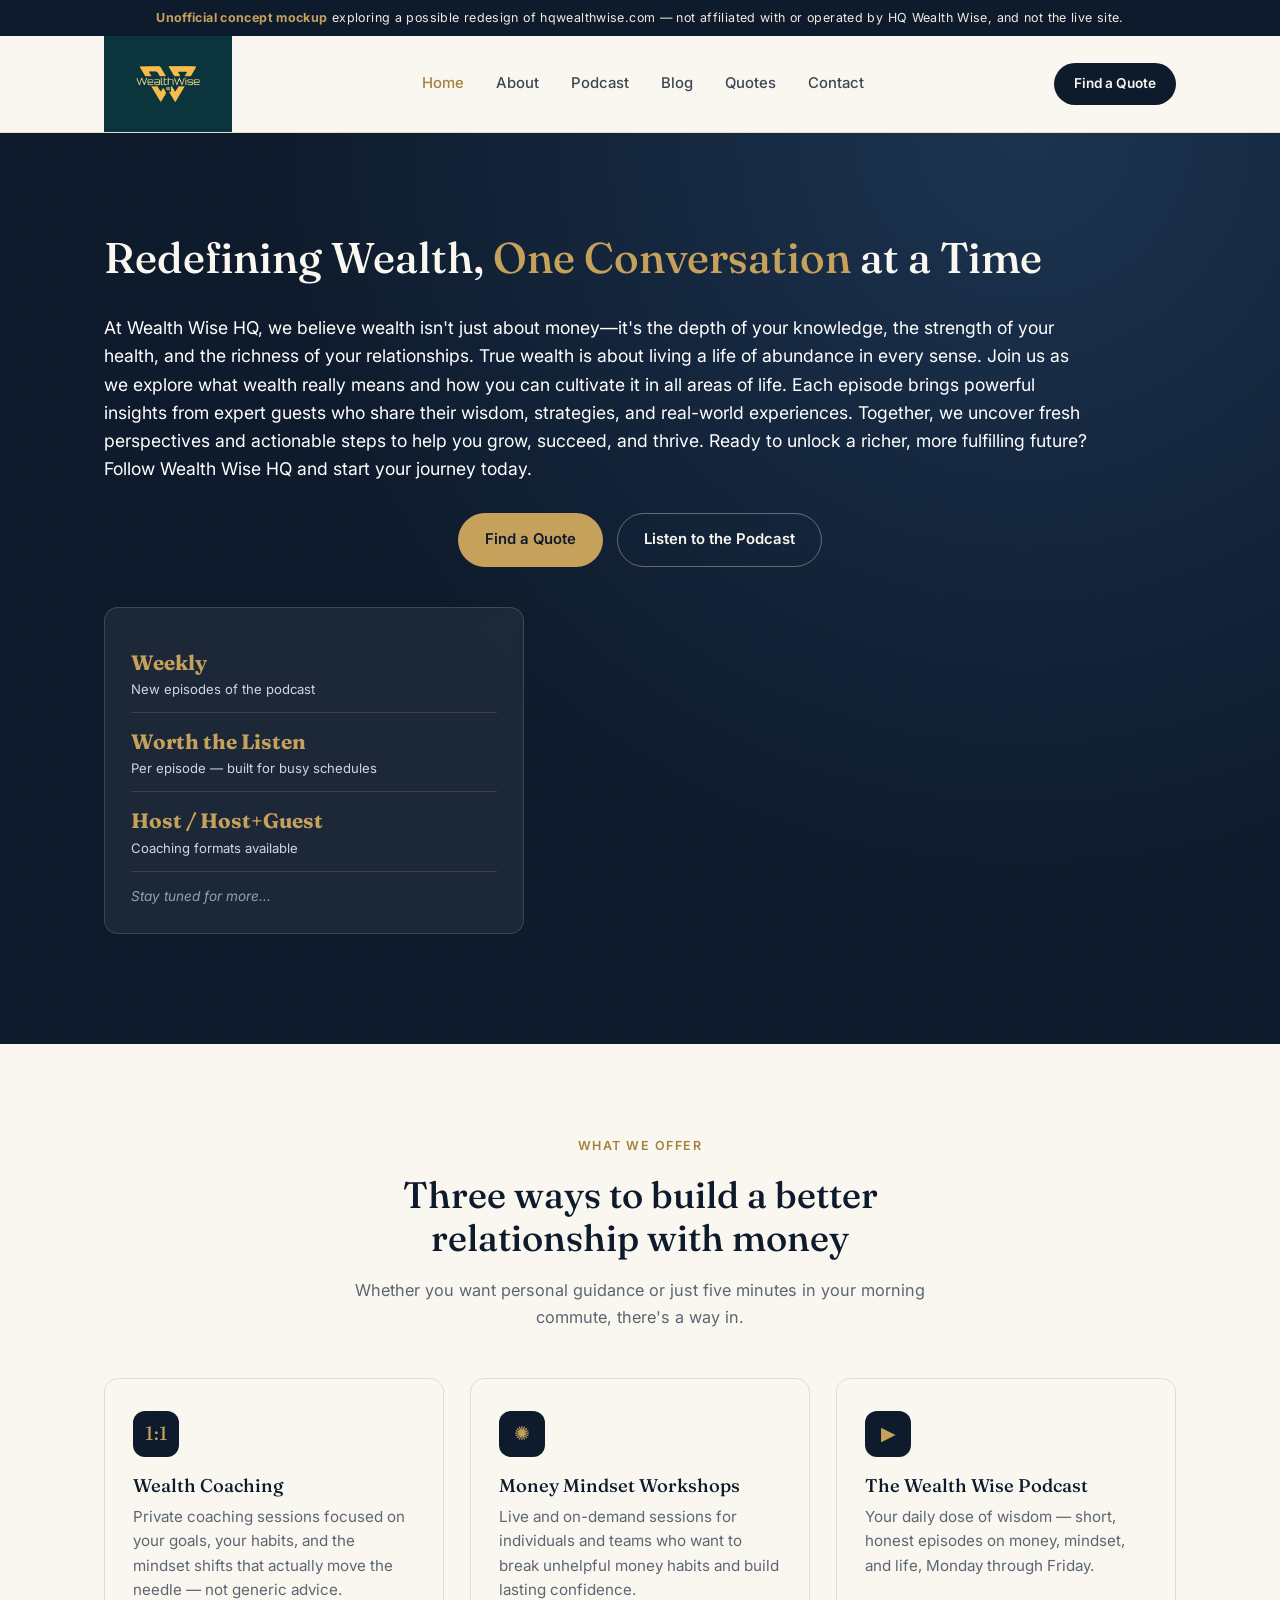
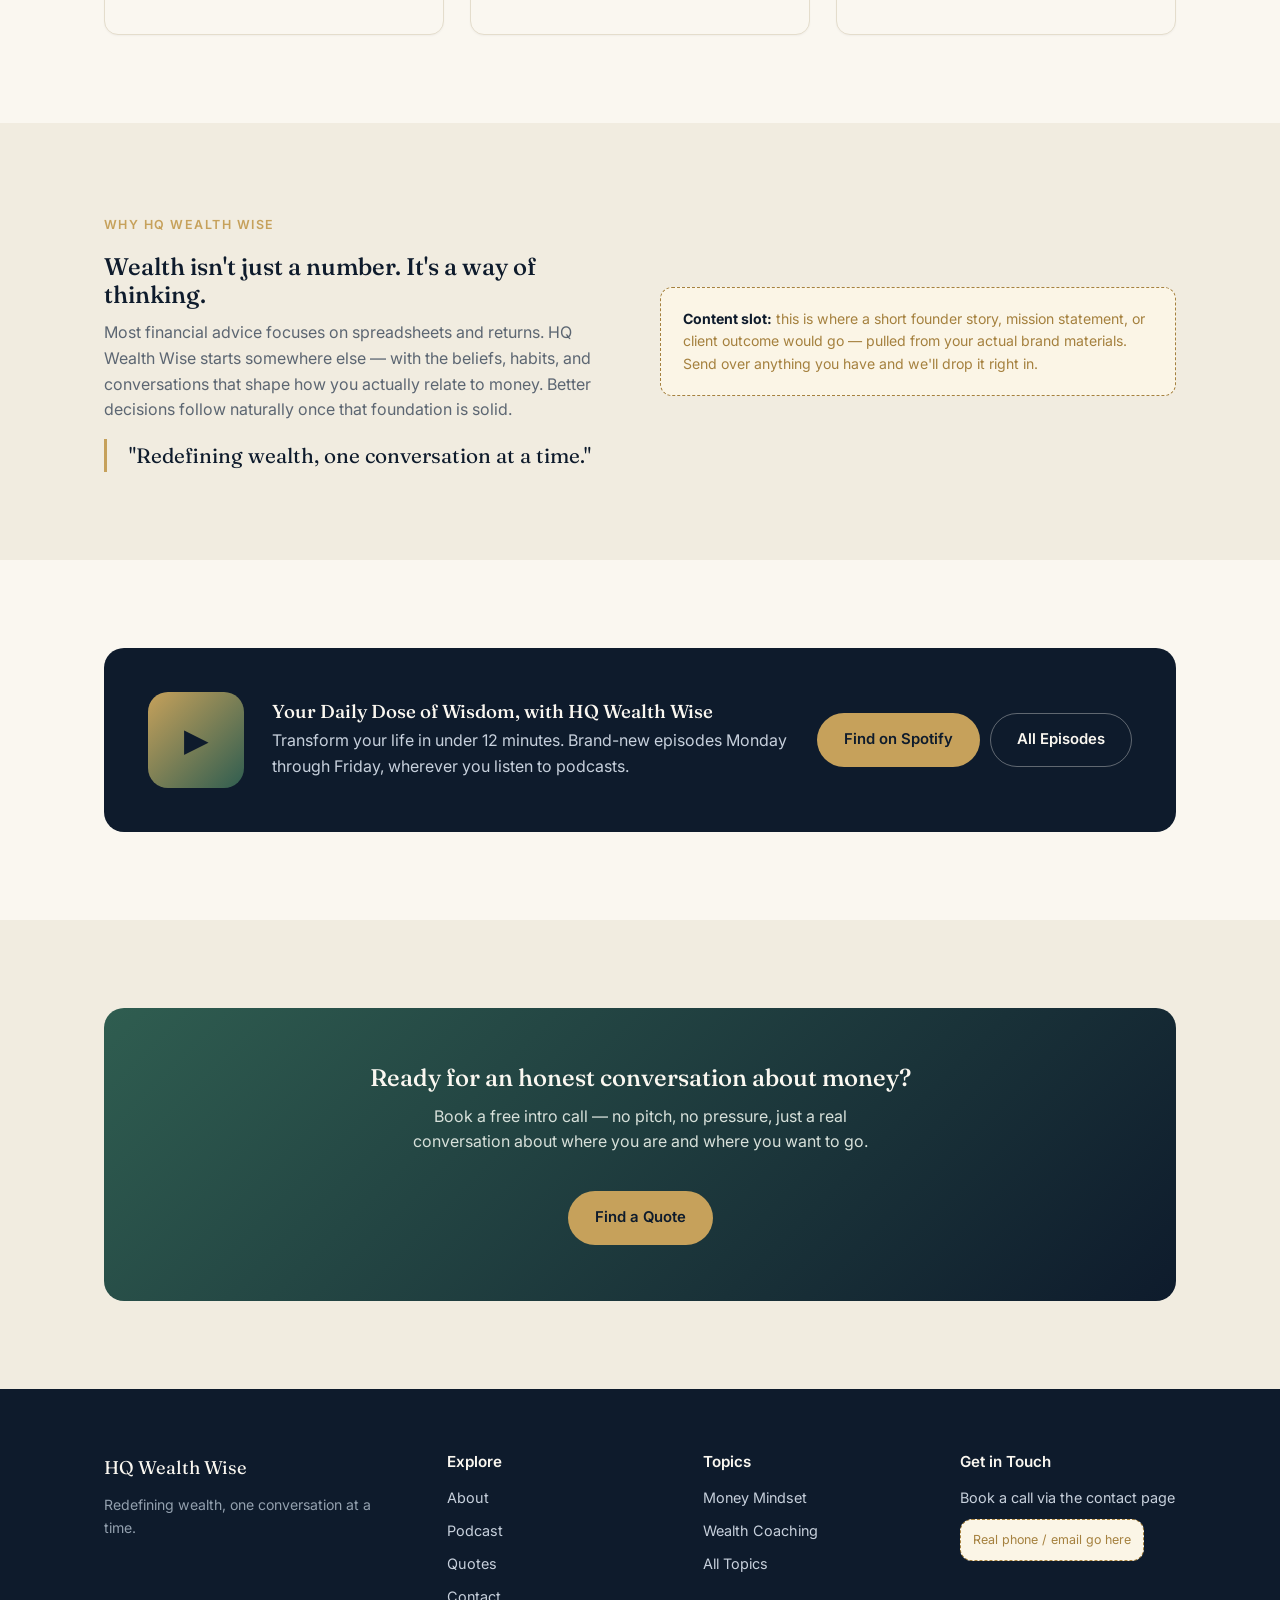
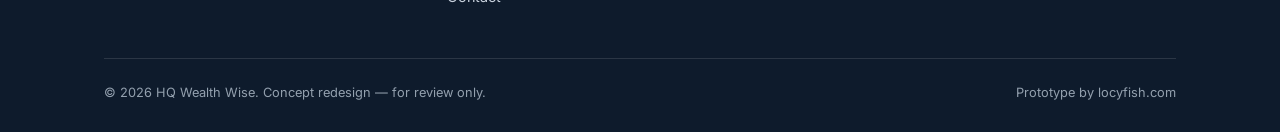
<file: index.html>
<!doctype html>
<html lang="en">
<head>
<meta charset="UTF-8" />
<meta name="viewport" content="width=device-width, initial-scale=1" />
<title>Concept Mockup for HQ Wealth Wise (Unofficial, by locyfish.com)</title>
<meta name="description" content="An unofficial design concept mockup exploring a possible redesign of hqwealthwise.com. Not affiliated with or operated by HQ Wealth Wise." />
<link rel="stylesheet" href="style.css" />
</head>
<body>

<div class="demo-ribbon"><strong>Unofficial concept mockup</strong> exploring a possible redesign of hqwealthwise.com — not affiliated with or operated by HQ Wealth Wise, and not the live site.</div>

<header class="site">
  <nav class="nav">
    <a href="index.html" class="brand"><img src="logo.jpg" alt="HQ Wealth Wise" class="brand-logo"></a>
    <ul class="nav-links">
      <li><a href="index.html" class="active">Home</a></li>
      <li><a href="about.html">About</a></li>
      <li><a href="podcast.html">Podcast</a></li>
      <li><a href="topics.html">Blog</a></li>
      <li><a href="quotes.html">Quotes</a></li>
      <li><a href="contact.html">Contact</a></li>
    </ul>
    <a href="contact.html" class="nav-cta">Find a Quote</a>
  </nav>
</header>

<section class="hero">
  <div class="hero-inner">
    <div style="width:100%;">
      <h1>Redefining Wealth, <em>One Conversation</em> at a Time</h1>
      <p class="lead" style="color:#ffffff; text-align:left; max-width:90ch; margin:0 0 1em;">At Wealth Wise HQ, we believe wealth isn't just about money—it's the depth of your knowledge, the strength of your health, and the richness of your relationships. True wealth is about living a life of abundance in every sense. Join us as we explore what wealth really means and how you can cultivate it in all areas of life. Each episode brings powerful insights from expert guests who share their wisdom, strategies, and real-world experiences. Together, we uncover fresh perspectives and actionable steps to help you grow, succeed, and thrive. Ready to unlock a richer, more fulfilling future? Follow Wealth Wise HQ and start your journey today.</p>
      <div class="hero-actions">
        <a href="quotes.html" class="btn btn-gold">Find a Quote</a>
        <a href="podcast.html" class="btn btn-outline">Listen to the Podcast</a>
      </div>
    </div>
    <div class="hero-card">
      <div class="stat"><span><b>Weekly</b>New episodes of the podcast</span></div>
      <div class="stat"><span><b>Worth the Listen</b>Per episode — built for busy schedules</span></div>
      <div class="stat"><span><b>Host / Host+Guest</b>Coaching formats available</span></div>
      <p style="margin:14px 0 0; color:#93a0ae; font-size:.85rem; font-style:italic;">Stay tuned for more...</p>
    </div>
  </div>
</section>

<section>
  <div class="wrap">
    <div class="section-head">
      <span class="eyebrow">What We Offer</span>
      <h2>Three ways to build a better relationship with money</h2>
      <p>Whether you want personal guidance or just five minutes in your morning commute, there's a way in.</p>
    </div>
    <div class="grid-3">
      <div class="card">
        <div class="icon">1:1</div>
        <h3>Wealth Coaching</h3>
        <p>Private coaching sessions focused on your goals, your habits, and the mindset shifts that actually move the needle — not generic advice.</p>
      </div>
      <div class="card">
        <div class="icon">✺</div>
        <h3>Money Mindset Workshops</h3>
        <p>Live and on-demand sessions for individuals and teams who want to break unhelpful money habits and build lasting confidence.</p>
      </div>
      <div class="card">
        <div class="icon">▶</div>
        <h3>The Wealth Wise Podcast</h3>
        <p>Your daily dose of wisdom — short, honest episodes on money, mindset, and life, Monday through Friday.</p>
      </div>
    </div>
  </div>
</section>

<section class="alt">
  <div class="wrap">
    <div class="grid-2">
      <div>
        <span class="eyebrow">Why HQ Wealth Wise</span>
        <h2>Wealth isn't just a number. It's a way of thinking.</h2>
        <p>Most financial advice focuses on spreadsheets and returns. HQ Wealth Wise starts somewhere else — with the beliefs, habits, and conversations that shape how you actually relate to money. Better decisions follow naturally once that foundation is solid.</p>
        <blockquote class="quote-block">"Redefining wealth, one conversation at a time."</blockquote>
      </div>
      <div class="placeholder-slot">
        <b>Content slot:</b> this is where a short founder story, mission statement, or client outcome would go — pulled from your actual brand materials. Send over anything you have and we'll drop it right in.
      </div>
    </div>
  </div>
</section>

<section>
  <div class="wrap">
    <div class="podcast-panel">
      <div class="podcast-art">▶</div>
      <div>
        <h3>Your Daily Dose of Wisdom, with HQ Wealth Wise</h3>
        <p>Transform your life in under 12 minutes. Brand-new episodes Monday through Friday, wherever you listen to podcasts.</p>
      </div>
      <div class="podcast-links">
        <a href="https://open.spotify.com/search/HQ%20Wealth%20Wise" class="btn btn-gold" target="_blank" rel="noopener">Find on Spotify</a>
        <a href="podcast.html" class="btn btn-outline">All Episodes</a>
      </div>
    </div>
  </div>
</section>

<section class="alt">
  <div class="wrap">
    <div class="cta-banner">
      <h2>Ready for an honest conversation about money?</h2>
      <p>Book a free intro call — no pitch, no pressure, just a real conversation about where you are and where you want to go.</p>
      <a href="contact.html" class="btn btn-gold" style="margin-top:20px;">Find a Quote</a>
    </div>
  </div>
</section>

<footer class="site">
  <div class="wrap">
    <div class="footer-grid">
      <div>
        <div class="footer-brand">HQ Wealth Wise</div>
        <p style="color:#93a0ae; font-size:.88rem; max-width:32ch;">Redefining wealth, one conversation at a time.</p>
      </div>
      <div>
        <h4>Explore</h4>
        <ul>
          <li><a href="about.html">About</a></li>
          <li><a href="podcast.html">Podcast</a></li>
          <li><a href="quotes.html">Quotes</a></li>
          <li><a href="contact.html">Contact</a></li>
        </ul>
      </div>
      <div>
        <h4>Topics</h4>
        <ul>
          <li><a href="topics.html#money-mindset">Money Mindset</a></li>
          <li><a href="topics.html#wealth-coaching">Wealth Coaching</a></li>
          <li><a href="topics.html">All Topics</a></li>
        </ul>
      </div>
      <div>
        <h4>Get in Touch</h4>
        <ul>
          <li>Book a call via the <a href="contact.html">contact page</a></li>
          <li class="placeholder-slot" style="display:inline-block; padding:10px 12px; font-size:.78rem;">Real phone / email go here</li>
        </ul>
      </div>
    </div>
    <div class="footer-bottom">
      <span>© 2026 HQ Wealth Wise. Concept redesign — for review only.</span>
      <span>Prototype by locyfish.com</span>
    </div>
  </div>
</footer>

</body>
</html>
</file>
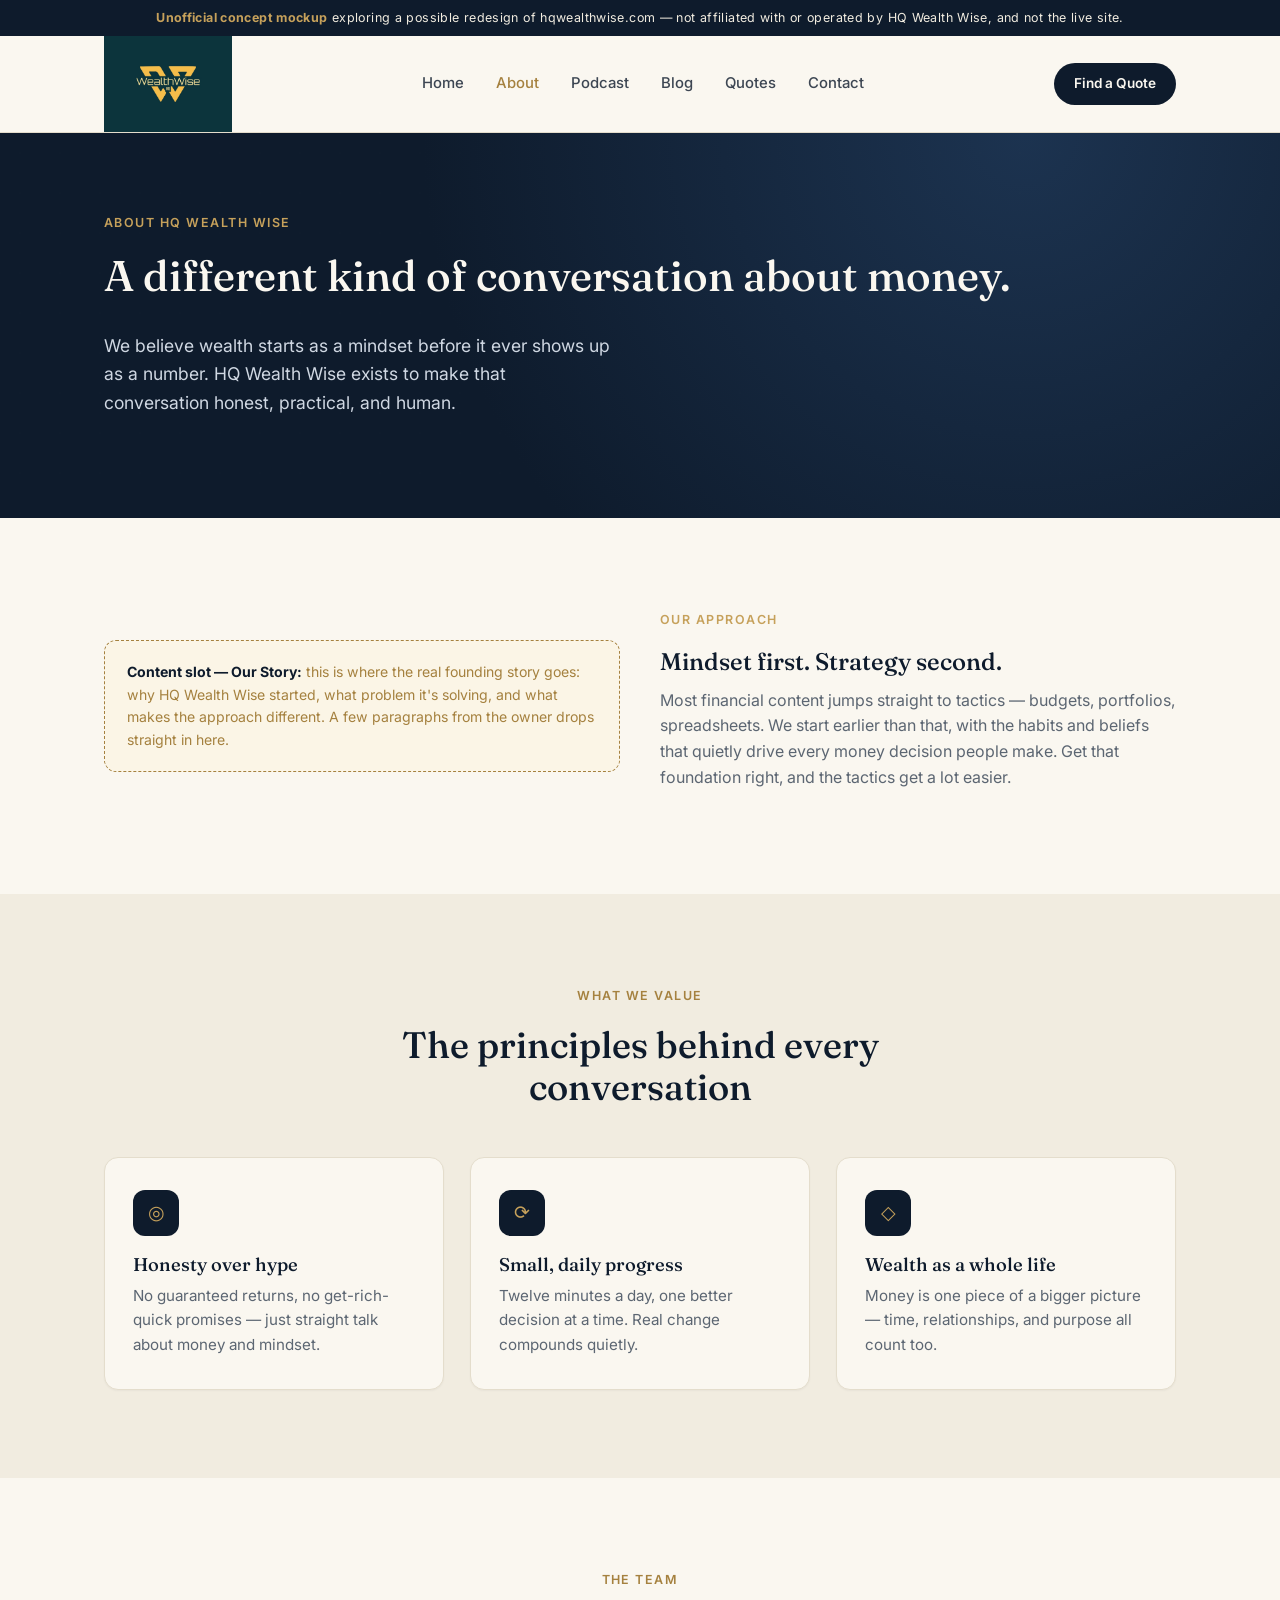
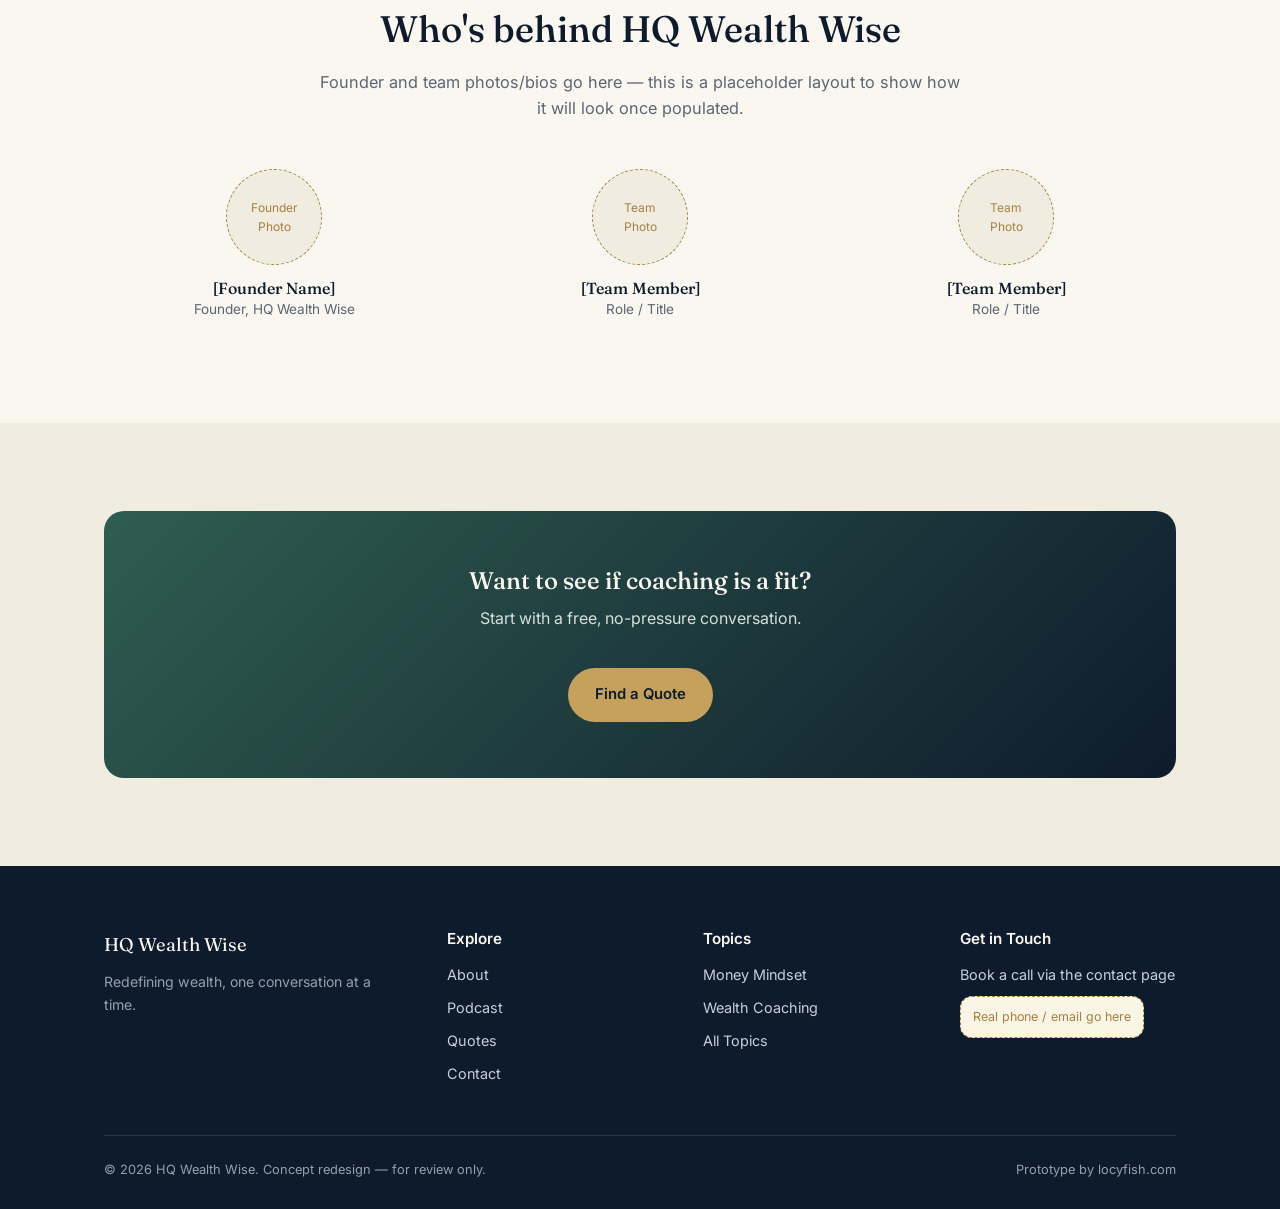
<file: about.html>
<!doctype html>
<html lang="en">
<head>
<meta charset="UTF-8" />
<meta name="viewport" content="width=device-width, initial-scale=1" />
<title>About — Concept Mockup for HQ Wealth Wise (Unofficial, by locyfish.com)</title>
<meta name="description" content="An unofficial design concept mockup exploring a possible redesign of hqwealthwise.com. Not affiliated with or operated by HQ Wealth Wise." />
<link rel="stylesheet" href="style.css" />
</head>
<body>

<div class="demo-ribbon"><strong>Unofficial concept mockup</strong> exploring a possible redesign of hqwealthwise.com — not affiliated with or operated by HQ Wealth Wise, and not the live site.</div>

<header class="site">
  <nav class="nav">
    <a href="index.html" class="brand"><img src="logo.jpg" alt="HQ Wealth Wise" class="brand-logo"></a>
    <ul class="nav-links">
      <li><a href="index.html">Home</a></li>
      <li><a href="about.html" class="active">About</a></li>
      <li><a href="podcast.html">Podcast</a></li>
      <li><a href="topics.html">Blog</a></li>
      <li><a href="quotes.html">Quotes</a></li>
      <li><a href="contact.html">Contact</a></li>
    </ul>
    <a href="contact.html" class="nav-cta">Find a Quote</a>
  </nav>
</header>

<section class="hero" style="padding: 76px 24px 84px;">
  <div class="hero-inner" style="grid-template-columns: 1fr;">
    <div>
      <span class="eyebrow">About HQ Wealth Wise</span>
      <h1>A different kind of conversation about money.</h1>
      <p class="lead">We believe wealth starts as a mindset before it ever shows up as a number. HQ Wealth Wise exists to make that conversation honest, practical, and human.</p>
    </div>
  </div>
</section>

<section>
  <div class="wrap">
    <div class="grid-2">
      <div class="placeholder-slot">
        <b>Content slot — Our Story:</b> this is where the real founding story goes: why HQ Wealth Wise started, what problem it's solving, and what makes the approach different. A few paragraphs from the owner drops straight in here.
      </div>
      <div>
        <span class="eyebrow">Our Approach</span>
        <h2>Mindset first. Strategy second.</h2>
        <p>Most financial content jumps straight to tactics — budgets, portfolios, spreadsheets. We start earlier than that, with the habits and beliefs that quietly drive every money decision people make. Get that foundation right, and the tactics get a lot easier.</p>
      </div>
    </div>
  </div>
</section>

<section class="alt">
  <div class="wrap">
    <div class="section-head">
      <span class="eyebrow">What We Value</span>
      <h2>The principles behind every conversation</h2>
    </div>
    <div class="grid-3">
      <div class="card">
        <div class="icon">◎</div>
        <h3>Honesty over hype</h3>
        <p>No guaranteed returns, no get-rich-quick promises — just straight talk about money and mindset.</p>
      </div>
      <div class="card">
        <div class="icon">⟳</div>
        <h3>Small, daily progress</h3>
        <p>Twelve minutes a day, one better decision at a time. Real change compounds quietly.</p>
      </div>
      <div class="card">
        <div class="icon">◇</div>
        <h3>Wealth as a whole life</h3>
        <p>Money is one piece of a bigger picture — time, relationships, and purpose all count too.</p>
      </div>
    </div>
  </div>
</section>

<section>
  <div class="wrap">
    <div class="section-head">
      <span class="eyebrow">The Team</span>
      <h2>Who's behind HQ Wealth Wise</h2>
      <p>Founder and team photos/bios go here — this is a placeholder layout to show how it will look once populated.</p>
    </div>
    <div class="grid-3">
      <div class="person">
        <div class="avatar">Founder<br/>Photo</div>
        <h4 style="margin-bottom:2px;">[Founder Name]</h4>
        <p style="font-size:.85rem;">Founder, HQ Wealth Wise</p>
      </div>
      <div class="person">
        <div class="avatar">Team<br/>Photo</div>
        <h4 style="margin-bottom:2px;">[Team Member]</h4>
        <p style="font-size:.85rem;">Role / Title</p>
      </div>
      <div class="person">
        <div class="avatar">Team<br/>Photo</div>
        <h4 style="margin-bottom:2px;">[Team Member]</h4>
        <p style="font-size:.85rem;">Role / Title</p>
      </div>
    </div>
  </div>
</section>

<section class="alt">
  <div class="wrap">
    <div class="cta-banner">
      <h2>Want to see if coaching is a fit?</h2>
      <p>Start with a free, no-pressure conversation.</p>
      <a href="contact.html" class="btn btn-gold" style="margin-top:20px;">Find a Quote</a>
    </div>
  </div>
</section>

<footer class="site">
  <div class="wrap">
    <div class="footer-grid">
      <div>
        <div class="footer-brand">HQ Wealth Wise</div>
        <p style="color:#93a0ae; font-size:.88rem; max-width:32ch;">Redefining wealth, one conversation at a time.</p>
      </div>
      <div>
        <h4>Explore</h4>
        <ul>
          <li><a href="about.html">About</a></li>
          <li><a href="podcast.html">Podcast</a></li>
          <li><a href="quotes.html">Quotes</a></li>
          <li><a href="contact.html">Contact</a></li>
        </ul>
      </div>
      <div>
        <h4>Topics</h4>
        <ul>
          <li><a href="topics.html#money-mindset">Money Mindset</a></li>
          <li><a href="topics.html#wealth-coaching">Wealth Coaching</a></li>
          <li><a href="topics.html">All Topics</a></li>
        </ul>
      </div>
      <div>
        <h4>Get in Touch</h4>
        <ul>
          <li>Book a call via the <a href="contact.html">contact page</a></li>
          <li class="placeholder-slot" style="display:inline-block; padding:10px 12px; font-size:.78rem;">Real phone / email go here</li>
        </ul>
      </div>
    </div>
    <div class="footer-bottom">
      <span>© 2026 HQ Wealth Wise. Concept redesign — for review only.</span>
      <span>Prototype by locyfish.com</span>
    </div>
  </div>
</footer>

</body>
</html>
</file>
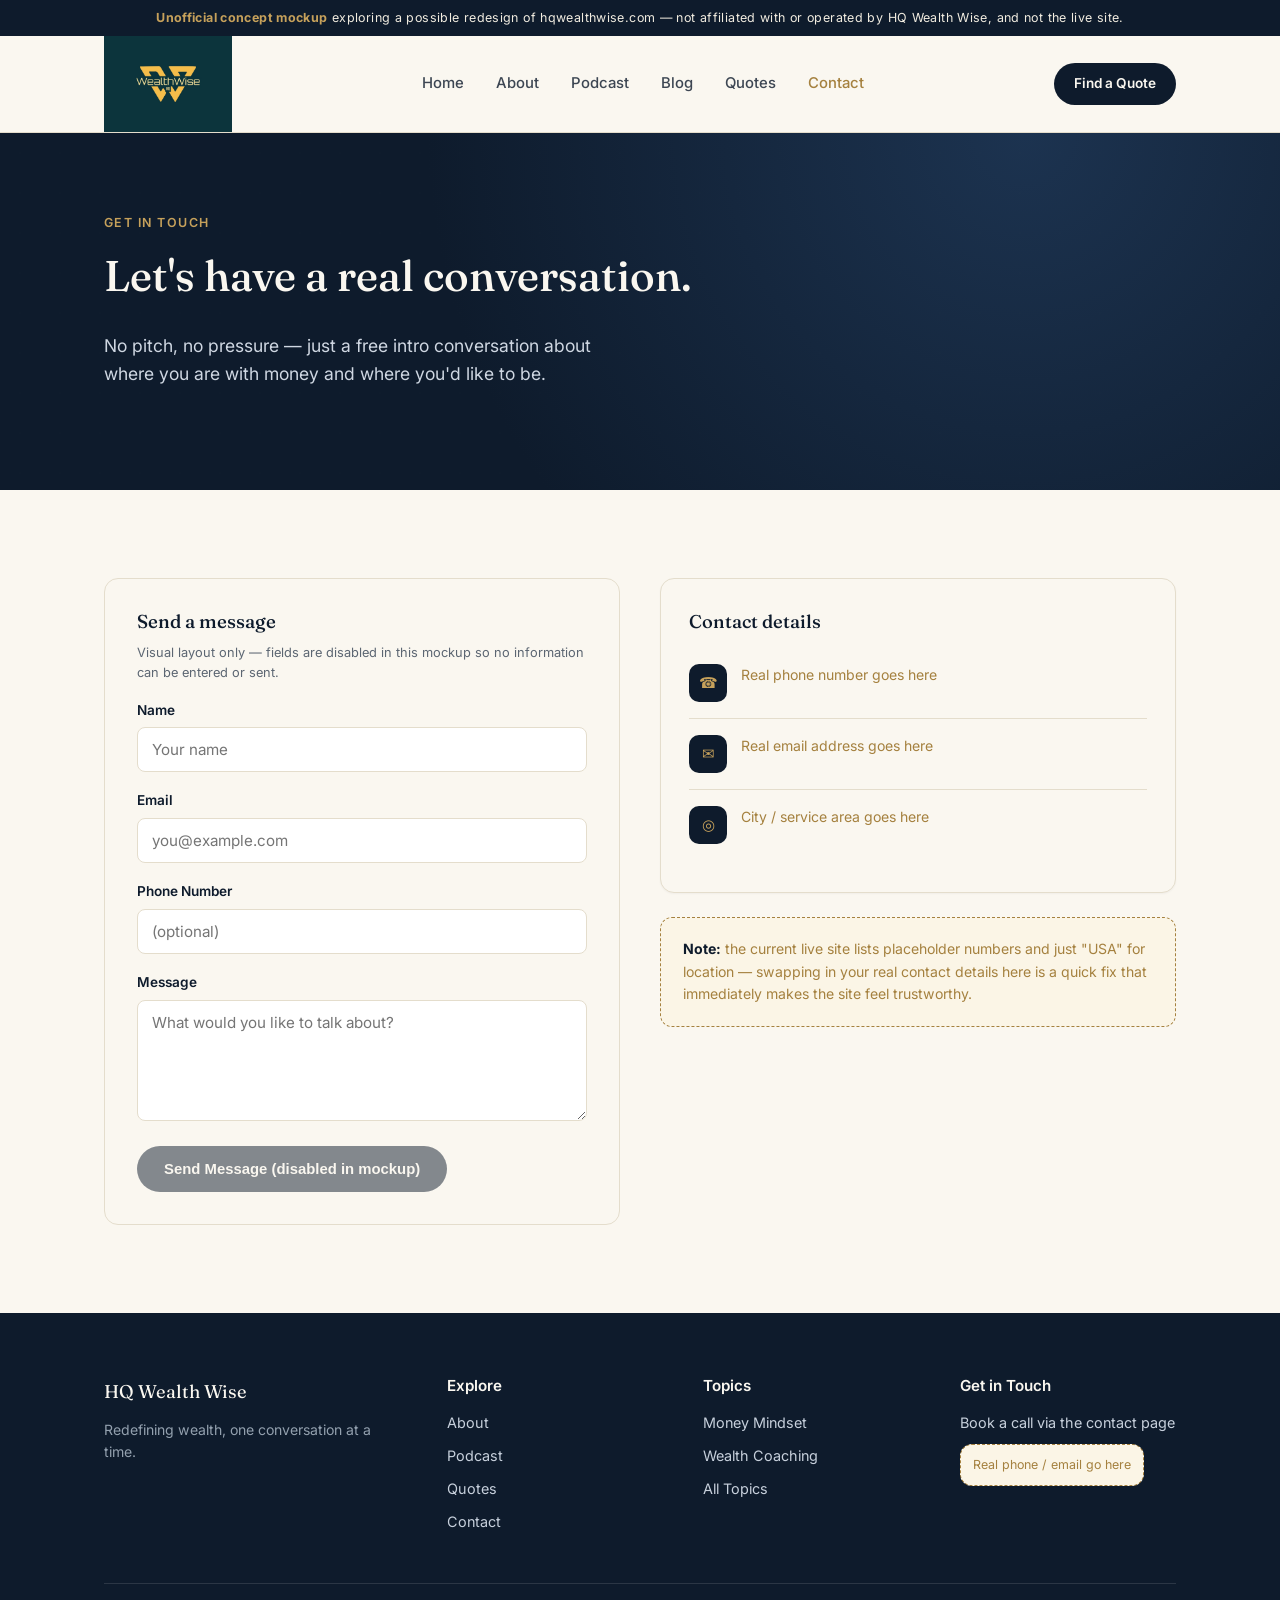
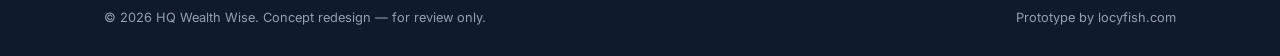
<file: contact.html>
<!doctype html>
<html lang="en">
<head>
<meta charset="UTF-8" />
<meta name="viewport" content="width=device-width, initial-scale=1" />
<title>Contact — Concept Mockup for HQ Wealth Wise (Unofficial, by locyfish.com)</title>
<meta name="description" content="An unofficial design concept mockup exploring a possible redesign of hqwealthwise.com. Not affiliated with or operated by HQ Wealth Wise." />
<link rel="stylesheet" href="style.css" />
</head>
<body>

<div class="demo-ribbon"><strong>Unofficial concept mockup</strong> exploring a possible redesign of hqwealthwise.com — not affiliated with or operated by HQ Wealth Wise, and not the live site.</div>

<header class="site">
  <nav class="nav">
    <a href="index.html" class="brand"><img src="logo.jpg" alt="HQ Wealth Wise" class="brand-logo"></a>
    <ul class="nav-links">
      <li><a href="index.html">Home</a></li>
      <li><a href="about.html">About</a></li>
      <li><a href="podcast.html">Podcast</a></li>
      <li><a href="topics.html">Blog</a></li>
      <li><a href="quotes.html">Quotes</a></li>
      <li><a href="contact.html" class="active">Contact</a></li>
    </ul>
    <a href="contact.html" class="nav-cta">Find a Quote</a>
  </nav>
</header>

<section class="hero" style="padding: 76px 24px 84px;">
  <div class="hero-inner" style="grid-template-columns: 1fr;">
    <div>
      <span class="eyebrow">Get In Touch</span>
      <h1>Let's have a real conversation.</h1>
      <p class="lead">No pitch, no pressure — just a free intro conversation about where you are with money and where you'd like to be.</p>
    </div>
  </div>
</section>

<section>
  <div class="wrap">
    <div class="grid-2" style="align-items:start;">
      <div class="form-card">
        <h3 style="margin-bottom:20px;">Send a message</h3>
        <p class="form-note" style="margin-top:-10px; margin-bottom:16px;">Visual layout only — fields are disabled in this mockup so no information can be entered or sent.</p>
        <form id="demoForm">
          <div class="form-row">
            <label for="name">Name</label>
            <input type="text" id="name" name="name" placeholder="Your name" disabled>
          </div>
          <div class="form-row">
            <label for="email">Email</label>
            <input type="email" id="email" name="email" placeholder="you@example.com" disabled>
          </div>
          <div class="form-row">
            <label for="phone">Phone Number</label>
            <input type="tel" id="phone" name="phone" placeholder="(optional)" disabled>
          </div>
          <div class="form-row">
            <label for="message">Message</label>
            <textarea id="message" name="message" rows="5" placeholder="What would you like to talk about?" disabled></textarea>
          </div>
          <button type="button" class="btn btn-navy" disabled style="opacity:.5; cursor:not-allowed;">Send Message (disabled in mockup)</button>
        </form>
      </div>

      <div>
        <div class="card" style="margin-bottom:24px;">
          <h3 style="margin-bottom:16px;">Contact details</h3>
          <ul class="info-list">
            <li><span class="ic">☎</span><span class="placeholder-slot" style="border:none; background:none; padding:0;">Real phone number goes here</span></li>
            <li><span class="ic">✉</span><span class="placeholder-slot" style="border:none; background:none; padding:0;">Real email address goes here</span></li>
            <li><span class="ic">◎</span><span class="placeholder-slot" style="border:none; background:none; padding:0;">City / service area goes here</span></li>
          </ul>
        </div>
        <div class="placeholder-slot">
          <b>Note:</b> the current live site lists placeholder numbers and just "USA" for location — swapping in your real contact details here is a quick fix that immediately makes the site feel trustworthy.
        </div>
      </div>
    </div>
  </div>
</section>

<footer class="site">
  <div class="wrap">
    <div class="footer-grid">
      <div>
        <div class="footer-brand">HQ Wealth Wise</div>
        <p style="color:#93a0ae; font-size:.88rem; max-width:32ch;">Redefining wealth, one conversation at a time.</p>
      </div>
      <div>
        <h4>Explore</h4>
        <ul>
          <li><a href="about.html">About</a></li>
          <li><a href="podcast.html">Podcast</a></li>
          <li><a href="quotes.html">Quotes</a></li>
          <li><a href="contact.html">Contact</a></li>
        </ul>
      </div>
      <div>
        <h4>Topics</h4>
        <ul>
          <li><a href="topics.html#money-mindset">Money Mindset</a></li>
          <li><a href="topics.html#wealth-coaching">Wealth Coaching</a></li>
          <li><a href="topics.html">All Topics</a></li>
        </ul>
      </div>
      <div>
        <h4>Get in Touch</h4>
        <ul>
          <li>Book a call via the <a href="contact.html">contact page</a></li>
          <li class="placeholder-slot" style="display:inline-block; padding:10px 12px; font-size:.78rem;">Real phone / email go here</li>
        </ul>
      </div>
    </div>
    <div class="footer-bottom">
      <span>© 2026 HQ Wealth Wise. Concept redesign — for review only.</span>
      <span>Prototype by locyfish.com</span>
    </div>
  </div>
</footer>

</body>
</html>
</file>
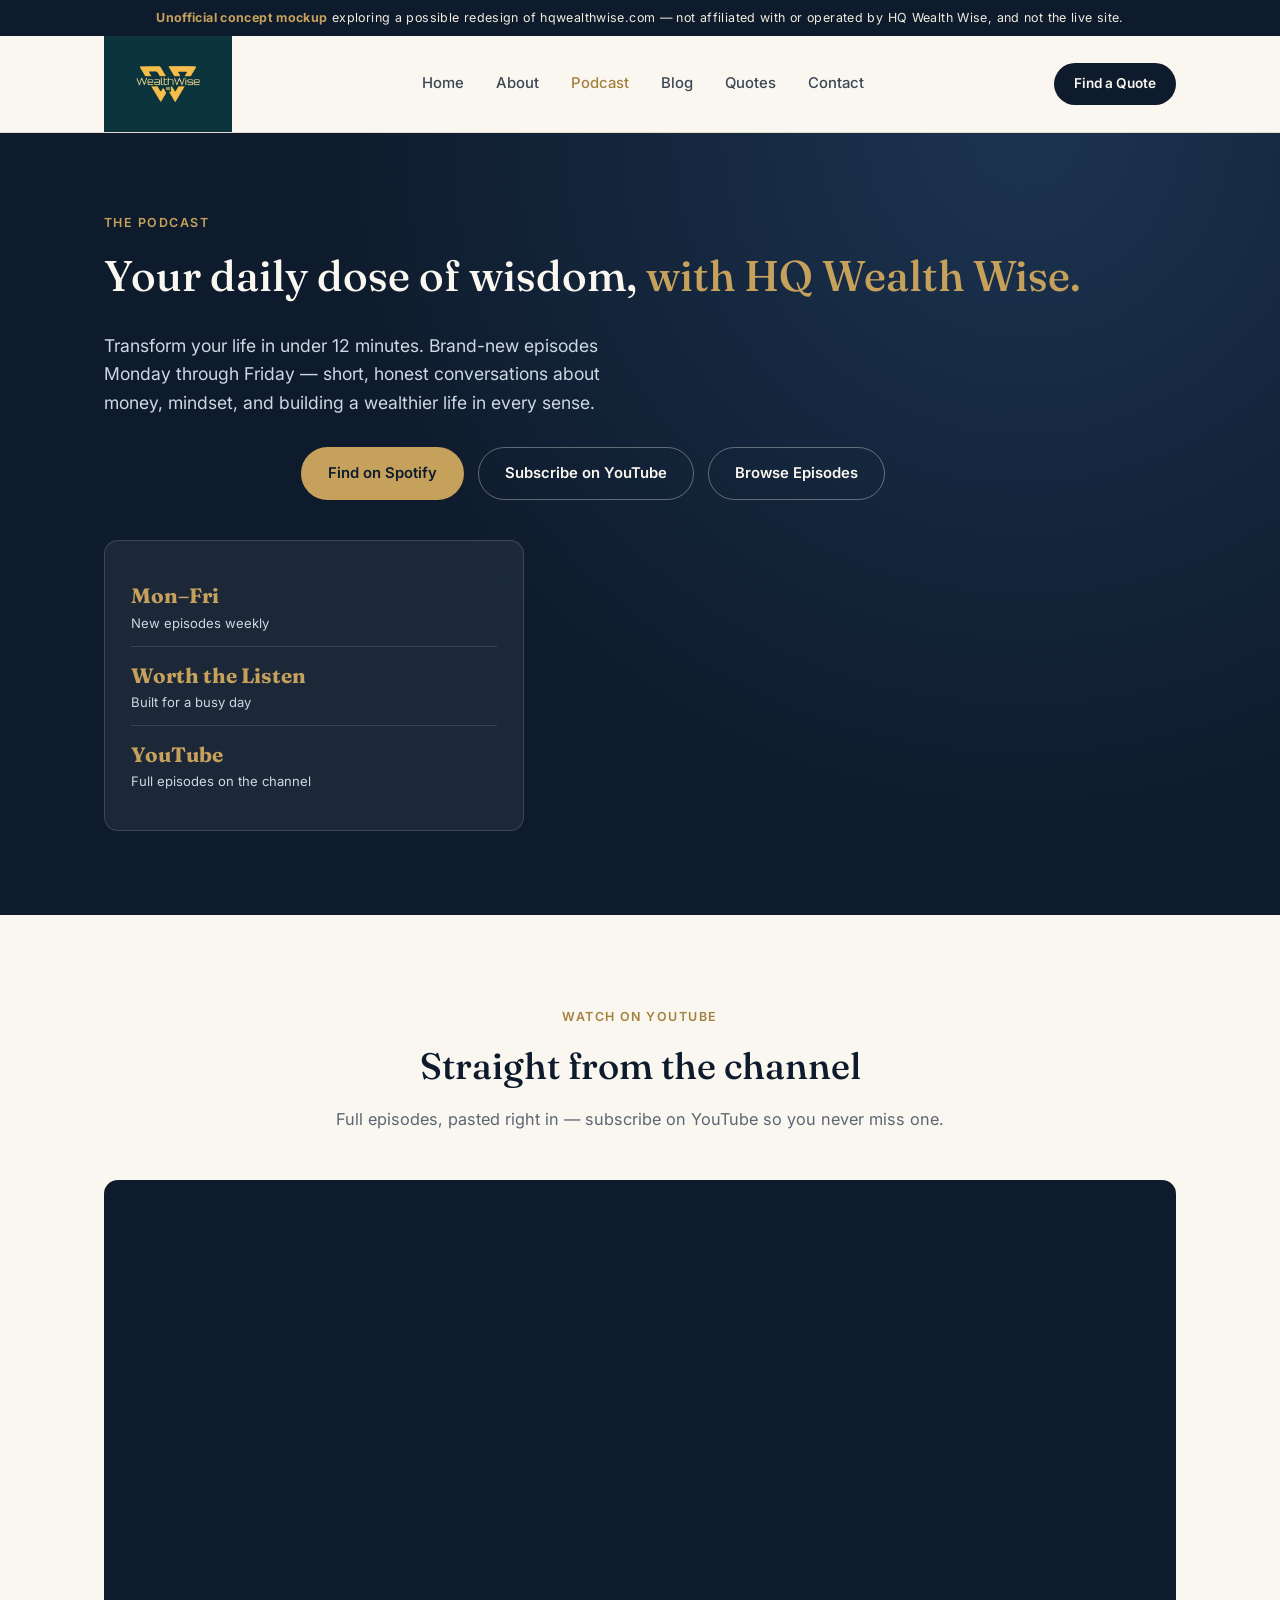
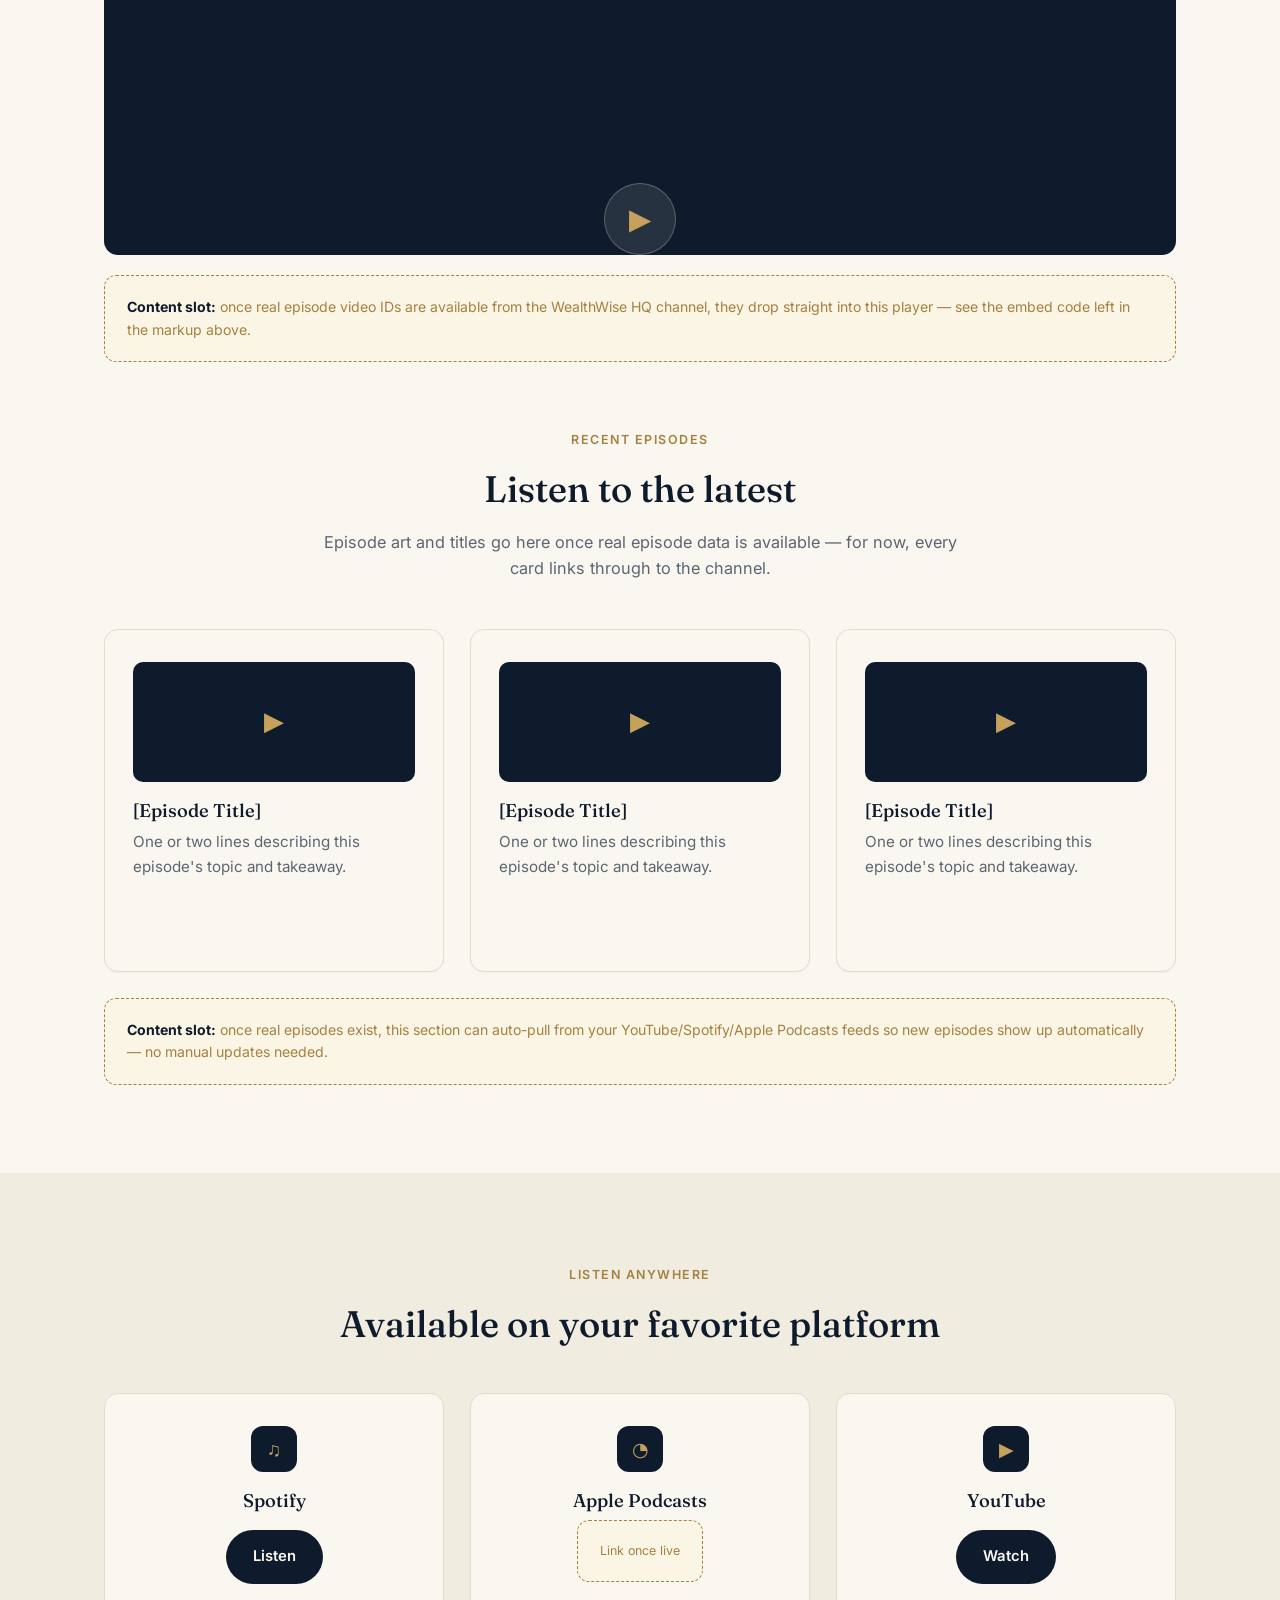
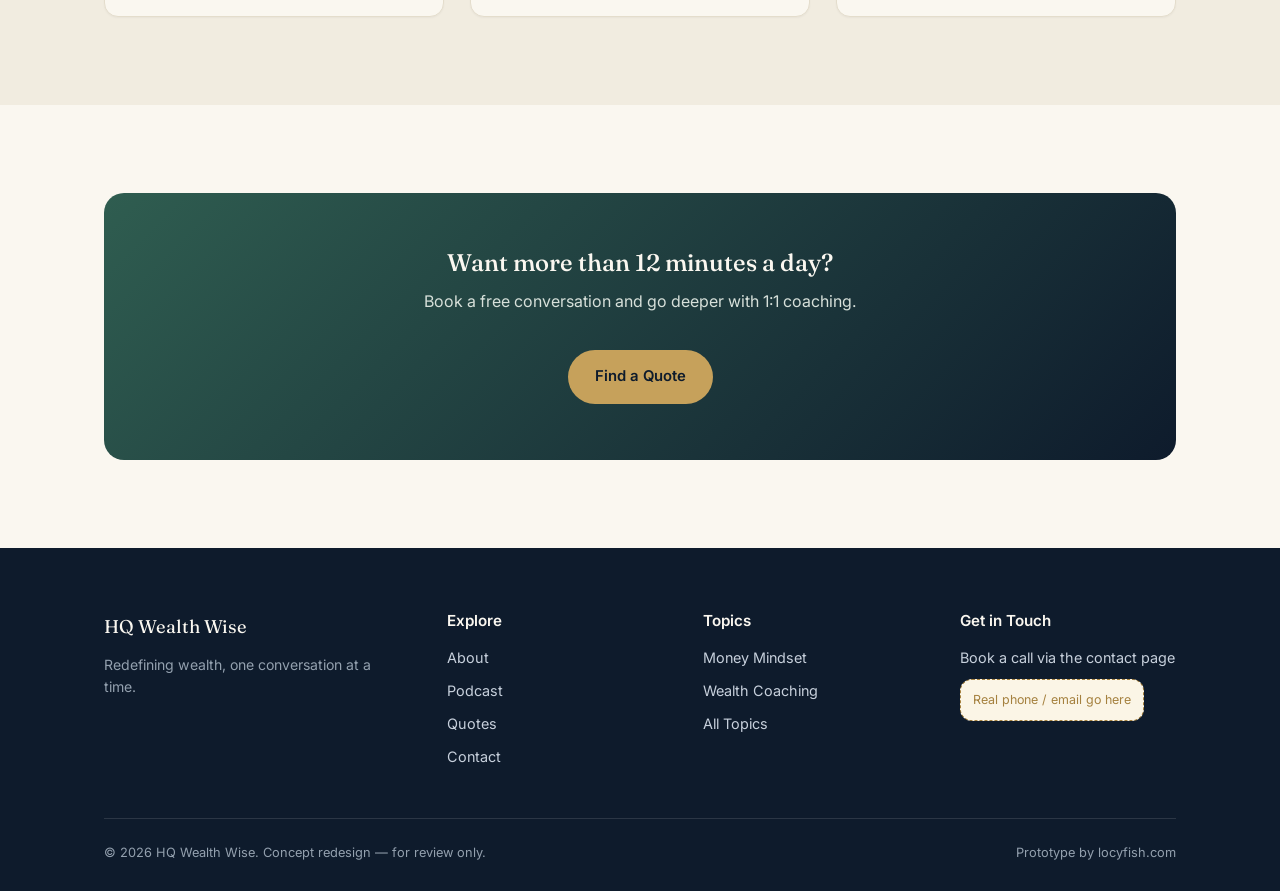
<file: podcast.html>
<!doctype html>
<html lang="en">
<head>
<meta charset="UTF-8" />
<meta name="viewport" content="width=device-width, initial-scale=1" />
<title>Podcast — Concept Mockup for HQ Wealth Wise (Unofficial, by locyfish.com)</title>
<meta name="description" content="An unofficial design concept mockup exploring a possible redesign of hqwealthwise.com. Not affiliated with or operated by HQ Wealth Wise." />
<link rel="stylesheet" href="style.css" />
</head>
<body>

<div class="demo-ribbon"><strong>Unofficial concept mockup</strong> exploring a possible redesign of hqwealthwise.com — not affiliated with or operated by HQ Wealth Wise, and not the live site.</div>

<header class="site">
  <nav class="nav">
    <a href="index.html" class="brand"><img src="logo.jpg" alt="HQ Wealth Wise" class="brand-logo"></a>
    <ul class="nav-links">
      <li><a href="index.html">Home</a></li>
      <li><a href="about.html">About</a></li>
      <li><a href="podcast.html" class="active">Podcast</a></li>
      <li><a href="topics.html">Blog</a></li>
      <li><a href="quotes.html">Quotes</a></li>
      <li><a href="contact.html">Contact</a></li>
    </ul>
    <a href="contact.html" class="nav-cta">Find a Quote</a>
  </nav>
</header>

<section class="hero" style="padding: 76px 24px 84px;">
  <div class="hero-inner">
    <div>
      <span class="eyebrow">The Podcast</span>
      <h1>Your daily dose of wisdom, <em>with HQ Wealth Wise.</em></h1>
      <p class="lead">Transform your life in under 12 minutes. Brand-new episodes Monday through Friday — short, honest conversations about money, mindset, and building a wealthier life in every sense.</p>
      <div class="hero-actions">
        <a href="https://open.spotify.com/search/HQ%20Wealth%20Wise" class="btn btn-gold" target="_blank" rel="noopener">Find on Spotify</a>
        <a href="https://www.youtube.com/@WealthWiseHQ-d2u" class="btn btn-outline" target="_blank" rel="noopener">Subscribe on YouTube</a>
        <a href="#episodes" class="btn btn-outline">Browse Episodes</a>
      </div>
    </div>
    <div class="hero-card">
      <div class="stat"><span><b>Mon–Fri</b>New episodes weekly</span></div>
      <div class="stat"><span><b>Worth the Listen</b>Built for a busy day</span></div>
      <div class="stat"><span><b>YouTube</b>Full episodes on the channel</span></div>
    </div>
  </div>
</section>

<section id="episodes">
  <div class="wrap">
    <div class="section-head">
      <span class="eyebrow">Watch on YouTube</span>
      <h2>Straight from the channel</h2>
      <p>Full episodes, pasted right in — subscribe on <a href="https://www.youtube.com/@WealthWiseHQ-d2u" target="_blank" rel="noopener">YouTube</a> so you never miss one.</p>
    </div>

    <!--
      Ready to embed a real episode: swap YOUR_VIDEO_ID below and replace the
      .is-placeholder block with this iframe.
      <div class="video-embed">
        <iframe src="https://www.youtube.com/embed/YOUR_VIDEO_ID" title="HQ Wealth Wise — YouTube video player" allowfullscreen></iframe>
      </div>
    -->
    <div class="video-embed is-placeholder">
      <div class="icon">▶</div>
    </div>
    <div class="placeholder-slot" style="margin-top:20px;">
      <b>Content slot:</b> once real episode video IDs are available from the <a href="https://www.youtube.com/@WealthWiseHQ-d2u" target="_blank" rel="noopener">WealthWise HQ channel</a>, they drop straight into this player — see the embed code left in the markup above.
    </div>

    <div class="section-head" style="margin-top:64px;">
      <span class="eyebrow">Recent Episodes</span>
      <h2>Listen to the latest</h2>
      <p>Episode art and titles go here once real episode data is available — for now, every card links through to the channel.</p>
    </div>
    <div class="grid-3">
      <div class="card">
        <div class="icon" style="width:100%; height:120px; border-radius:10px; font-size:1.6rem;">▶</div>
        <h3 style="margin-top:18px;">[Episode Title]</h3>
        <p>One or two lines describing this episode's topic and takeaway.</p>
        <a href="https://www.youtube.com/@WealthWiseHQ-d2u" class="btn btn-outline" target="_blank" rel="noopener" style="margin-top:6px;">Watch on YouTube</a>
      </div>
      <div class="card">
        <div class="icon" style="width:100%; height:120px; border-radius:10px; font-size:1.6rem;">▶</div>
        <h3 style="margin-top:18px;">[Episode Title]</h3>
        <p>One or two lines describing this episode's topic and takeaway.</p>
        <a href="https://www.youtube.com/@WealthWiseHQ-d2u" class="btn btn-outline" target="_blank" rel="noopener" style="margin-top:6px;">Watch on YouTube</a>
      </div>
      <div class="card">
        <div class="icon" style="width:100%; height:120px; border-radius:10px; font-size:1.6rem;">▶</div>
        <h3 style="margin-top:18px;">[Episode Title]</h3>
        <p>One or two lines describing this episode's topic and takeaway.</p>
        <a href="https://www.youtube.com/@WealthWiseHQ-d2u" class="btn btn-outline" target="_blank" rel="noopener" style="margin-top:6px;">Watch on YouTube</a>
      </div>
    </div>
    <div class="placeholder-slot" style="margin-top:26px;">
      <b>Content slot:</b> once real episodes exist, this section can auto-pull from your YouTube/Spotify/Apple Podcasts feeds so new episodes show up automatically — no manual updates needed.
    </div>
  </div>
</section>

<section class="alt">
  <div class="wrap">
    <div class="section-head">
      <span class="eyebrow">Listen Anywhere</span>
      <h2>Available on your favorite platform</h2>
    </div>
    <div class="grid-3">
      <div class="card" style="text-align:center;">
        <div class="icon" style="margin:0 auto 18px;">♫</div>
        <h3>Spotify</h3>
        <a href="https://open.spotify.com/search/HQ%20Wealth%20Wise" class="btn btn-navy" target="_blank" rel="noopener" style="margin-top:10px;">Listen</a>
      </div>
      <div class="card" style="text-align:center;">
        <div class="icon" style="margin:0 auto 18px;">◔</div>
        <h3>Apple Podcasts</h3>
        <span class="placeholder-slot" style="display:inline-block; font-size:.78rem;">Link once live</span>
      </div>
      <div class="card" style="text-align:center;">
        <div class="icon" style="margin:0 auto 18px;">▶</div>
        <h3>YouTube</h3>
        <a href="https://www.youtube.com/@WealthWiseHQ-d2u" class="btn btn-navy" target="_blank" rel="noopener" style="margin-top:10px;">Watch</a>
      </div>
    </div>
  </div>
</section>

<section>
  <div class="wrap">
    <div class="cta-banner">
      <h2>Want more than 12 minutes a day?</h2>
      <p>Book a free conversation and go deeper with 1:1 coaching.</p>
      <a href="contact.html" class="btn btn-gold" style="margin-top:20px;">Find a Quote</a>
    </div>
  </div>
</section>

<footer class="site">
  <div class="wrap">
    <div class="footer-grid">
      <div>
        <div class="footer-brand">HQ Wealth Wise</div>
        <p style="color:#93a0ae; font-size:.88rem; max-width:32ch;">Redefining wealth, one conversation at a time.</p>
      </div>
      <div>
        <h4>Explore</h4>
        <ul>
          <li><a href="about.html">About</a></li>
          <li><a href="podcast.html">Podcast</a></li>
          <li><a href="quotes.html">Quotes</a></li>
          <li><a href="contact.html">Contact</a></li>
        </ul>
      </div>
      <div>
        <h4>Topics</h4>
        <ul>
          <li><a href="topics.html#money-mindset">Money Mindset</a></li>
          <li><a href="topics.html#wealth-coaching">Wealth Coaching</a></li>
          <li><a href="topics.html">All Topics</a></li>
        </ul>
      </div>
      <div>
        <h4>Get in Touch</h4>
        <ul>
          <li>Book a call via the <a href="contact.html">contact page</a></li>
          <li class="placeholder-slot" style="display:inline-block; padding:10px 12px; font-size:.78rem;">Real phone / email go here</li>
        </ul>
      </div>
    </div>
    <div class="footer-bottom">
      <span>© 2026 HQ Wealth Wise. Concept redesign — for review only.</span>
      <span>Prototype by locyfish.com</span>
    </div>
  </div>
</footer>

</body>
</html>
</file>
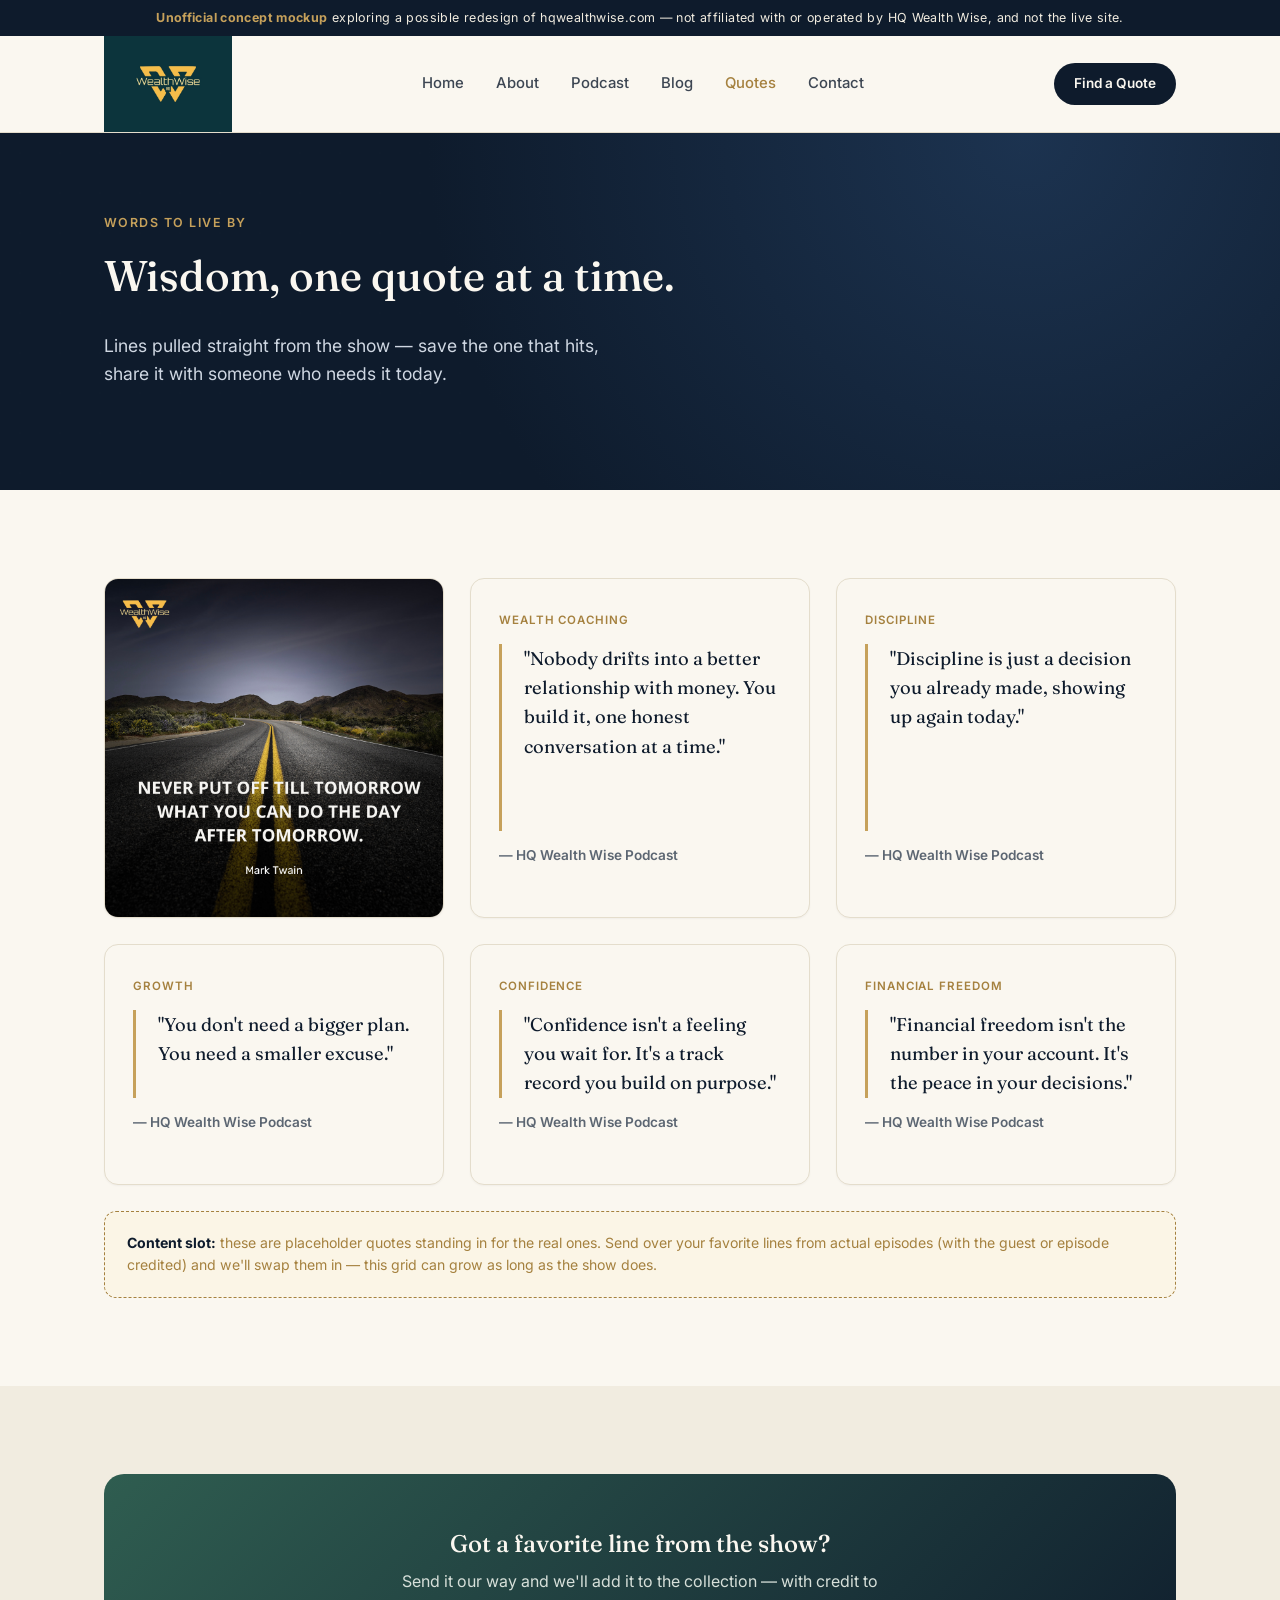
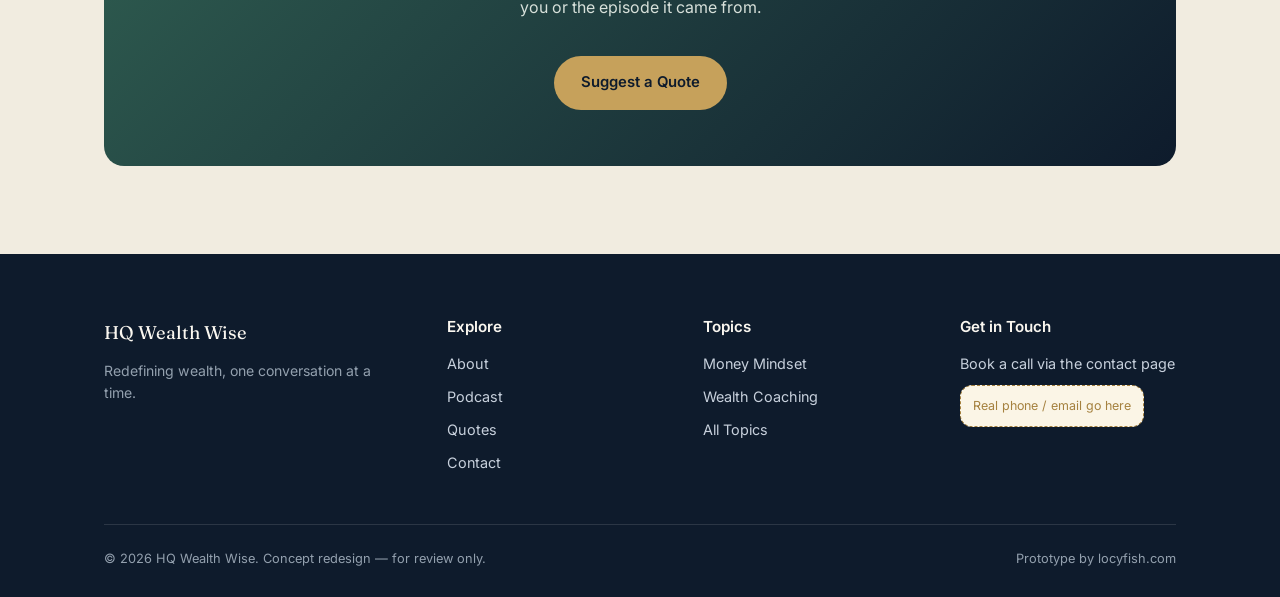
<file: quotes.html>
<!doctype html>
<html lang="en">
<head>
<meta charset="UTF-8" />
<meta name="viewport" content="width=device-width, initial-scale=1" />
<title>Quotes — Concept Mockup for HQ Wealth Wise (Unofficial, by locyfish.com)</title>
<meta name="description" content="An unofficial design concept mockup exploring a possible redesign of hqwealthwise.com. Not affiliated with or operated by HQ Wealth Wise." />
<link rel="stylesheet" href="style.css" />
</head>
<body>

<div class="demo-ribbon"><strong>Unofficial concept mockup</strong> exploring a possible redesign of hqwealthwise.com — not affiliated with or operated by HQ Wealth Wise, and not the live site.</div>

<header class="site">
  <nav class="nav">
    <a href="index.html" class="brand"><img src="logo.jpg" alt="HQ Wealth Wise" class="brand-logo"></a>
    <ul class="nav-links">
      <li><a href="index.html">Home</a></li>
      <li><a href="about.html">About</a></li>
      <li><a href="podcast.html">Podcast</a></li>
      <li><a href="topics.html">Blog</a></li>
      <li><a href="quotes.html" class="active">Quotes</a></li>
      <li><a href="contact.html">Contact</a></li>
    </ul>
    <a href="contact.html" class="nav-cta">Find a Quote</a>
  </nav>
</header>

<section class="hero" style="padding: 76px 24px 84px;">
  <div class="hero-inner" style="grid-template-columns: 1fr;">
    <div>
      <span class="eyebrow">Words to Live By</span>
      <h1>Wisdom, one quote at a time.</h1>
      <p class="lead">Lines pulled straight from the show — save the one that hits, share it with someone who needs it today.</p>
    </div>
  </div>
</section>

<section>
  <div class="wrap">
    <div class="grid-3">
      <div class="card quote-card" id="money-mindset" style="padding:0; overflow:hidden;">
        <img src="hqwealthwise.com1.png" alt="Never put off till tomorrow what you can do the day after tomorrow. — Mark Twain" style="width:100%; display:block;">
      </div>
      <div class="card quote-card" id="wealth-coaching">
        <span class="quote-tag">Wealth Coaching</span>
        <blockquote class="quote-block">"Nobody drifts into a better relationship with money. You build it, one honest conversation at a time."</blockquote>
        <p class="quote-author">— HQ Wealth Wise Podcast</p>
      </div>
      <div class="card quote-card" id="discipline">
        <span class="quote-tag">Discipline</span>
        <blockquote class="quote-block">"Discipline is just a decision you already made, showing up again today."</blockquote>
        <p class="quote-author">— HQ Wealth Wise Podcast</p>
      </div>
      <div class="card quote-card" id="growth">
        <span class="quote-tag">Growth</span>
        <blockquote class="quote-block">"You don't need a bigger plan. You need a smaller excuse."</blockquote>
        <p class="quote-author">— HQ Wealth Wise Podcast</p>
      </div>
      <div class="card quote-card" id="confidence">
        <span class="quote-tag">Confidence</span>
        <blockquote class="quote-block">"Confidence isn't a feeling you wait for. It's a track record you build on purpose."</blockquote>
        <p class="quote-author">— HQ Wealth Wise Podcast</p>
      </div>
      <div class="card quote-card" id="financial-freedom">
        <span class="quote-tag">Financial Freedom</span>
        <blockquote class="quote-block">"Financial freedom isn't the number in your account. It's the peace in your decisions."</blockquote>
        <p class="quote-author">— HQ Wealth Wise Podcast</p>
      </div>
    </div>
    <div class="placeholder-slot" style="margin-top:26px;">
      <b>Content slot:</b> these are placeholder quotes standing in for the real ones. Send over your favorite lines from actual episodes (with the guest or episode credited) and we'll swap them in — this grid can grow as long as the show does.
    </div>
  </div>
</section>

<section class="alt">
  <div class="wrap">
    <div class="cta-banner">
      <h2>Got a favorite line from the show?</h2>
      <p>Send it our way and we'll add it to the collection — with credit to you or the episode it came from.</p>
      <a href="contact.html" class="btn btn-gold" style="margin-top:20px;">Suggest a Quote</a>
    </div>
  </div>
</section>

<footer class="site">
  <div class="wrap">
    <div class="footer-grid">
      <div>
        <div class="footer-brand">HQ Wealth Wise</div>
        <p style="color:#93a0ae; font-size:.88rem; max-width:32ch;">Redefining wealth, one conversation at a time.</p>
      </div>
      <div>
        <h4>Explore</h4>
        <ul>
          <li><a href="about.html">About</a></li>
          <li><a href="podcast.html">Podcast</a></li>
          <li><a href="quotes.html">Quotes</a></li>
          <li><a href="contact.html">Contact</a></li>
        </ul>
      </div>
      <div>
        <h4>Topics</h4>
        <ul>
          <li><a href="topics.html#money-mindset">Money Mindset</a></li>
          <li><a href="topics.html#wealth-coaching">Wealth Coaching</a></li>
          <li><a href="topics.html">All Topics</a></li>
        </ul>
      </div>
      <div>
        <h4>Get in Touch</h4>
        <ul>
          <li>Book a call via the <a href="contact.html">contact page</a></li>
          <li class="placeholder-slot" style="display:inline-block; padding:10px 12px; font-size:.78rem;">Real phone / email go here</li>
        </ul>
      </div>
    </div>
    <div class="footer-bottom">
      <span>© 2026 HQ Wealth Wise. Concept redesign — for review only.</span>
      <span>Prototype by locyfish.com</span>
    </div>
  </div>
</footer>

</body>
</html>
</file>
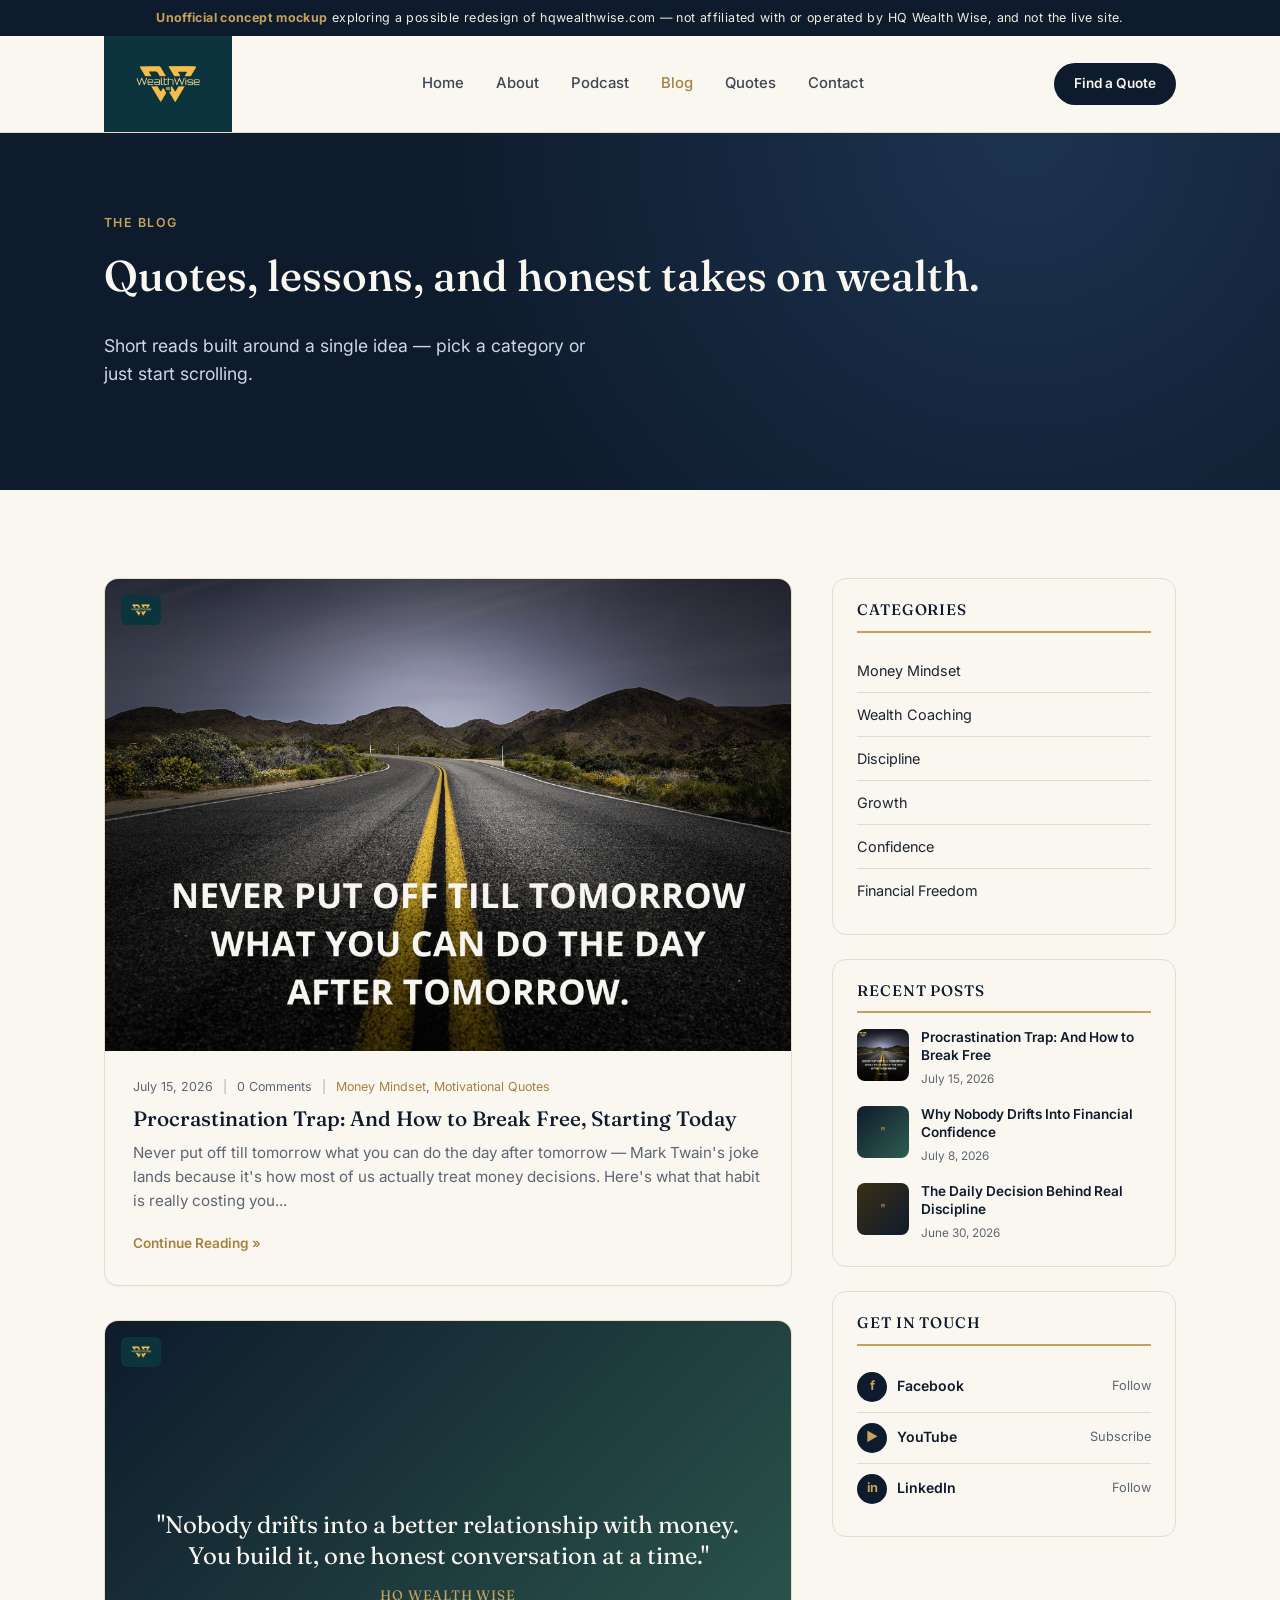
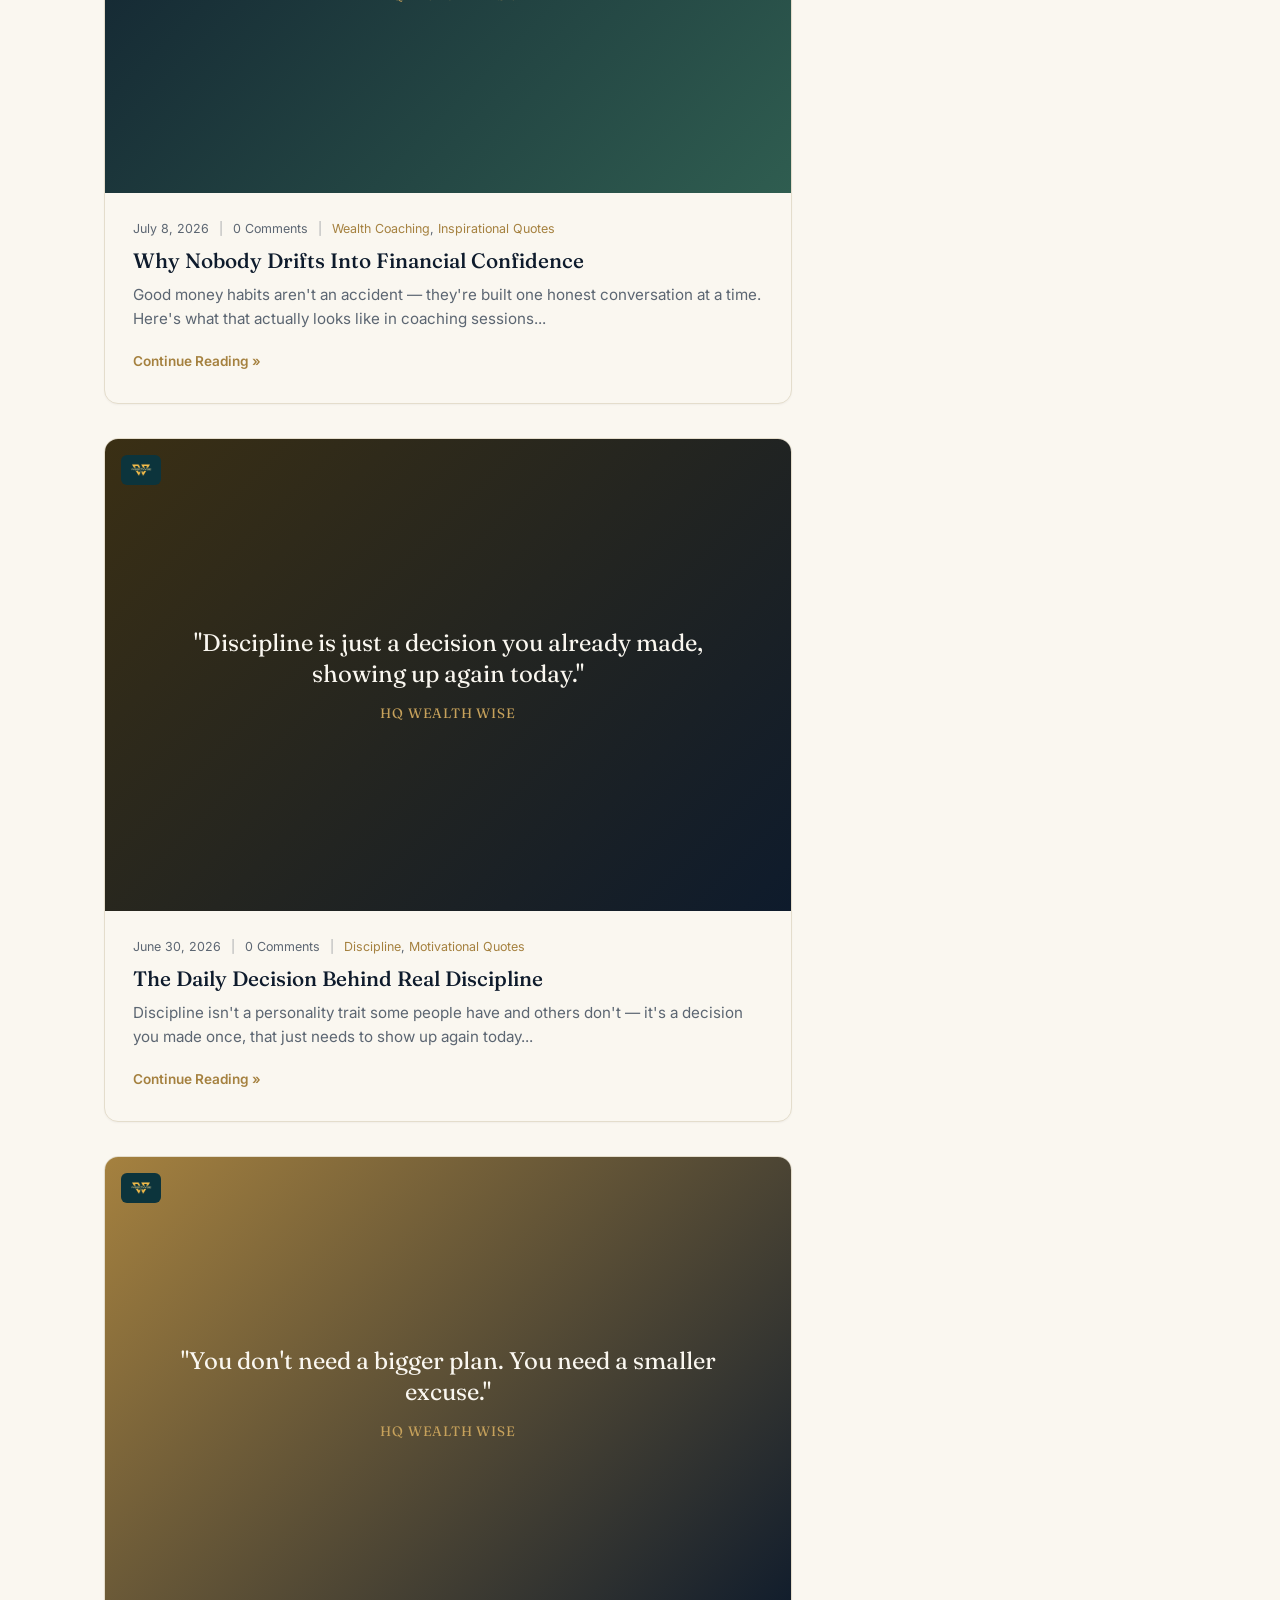
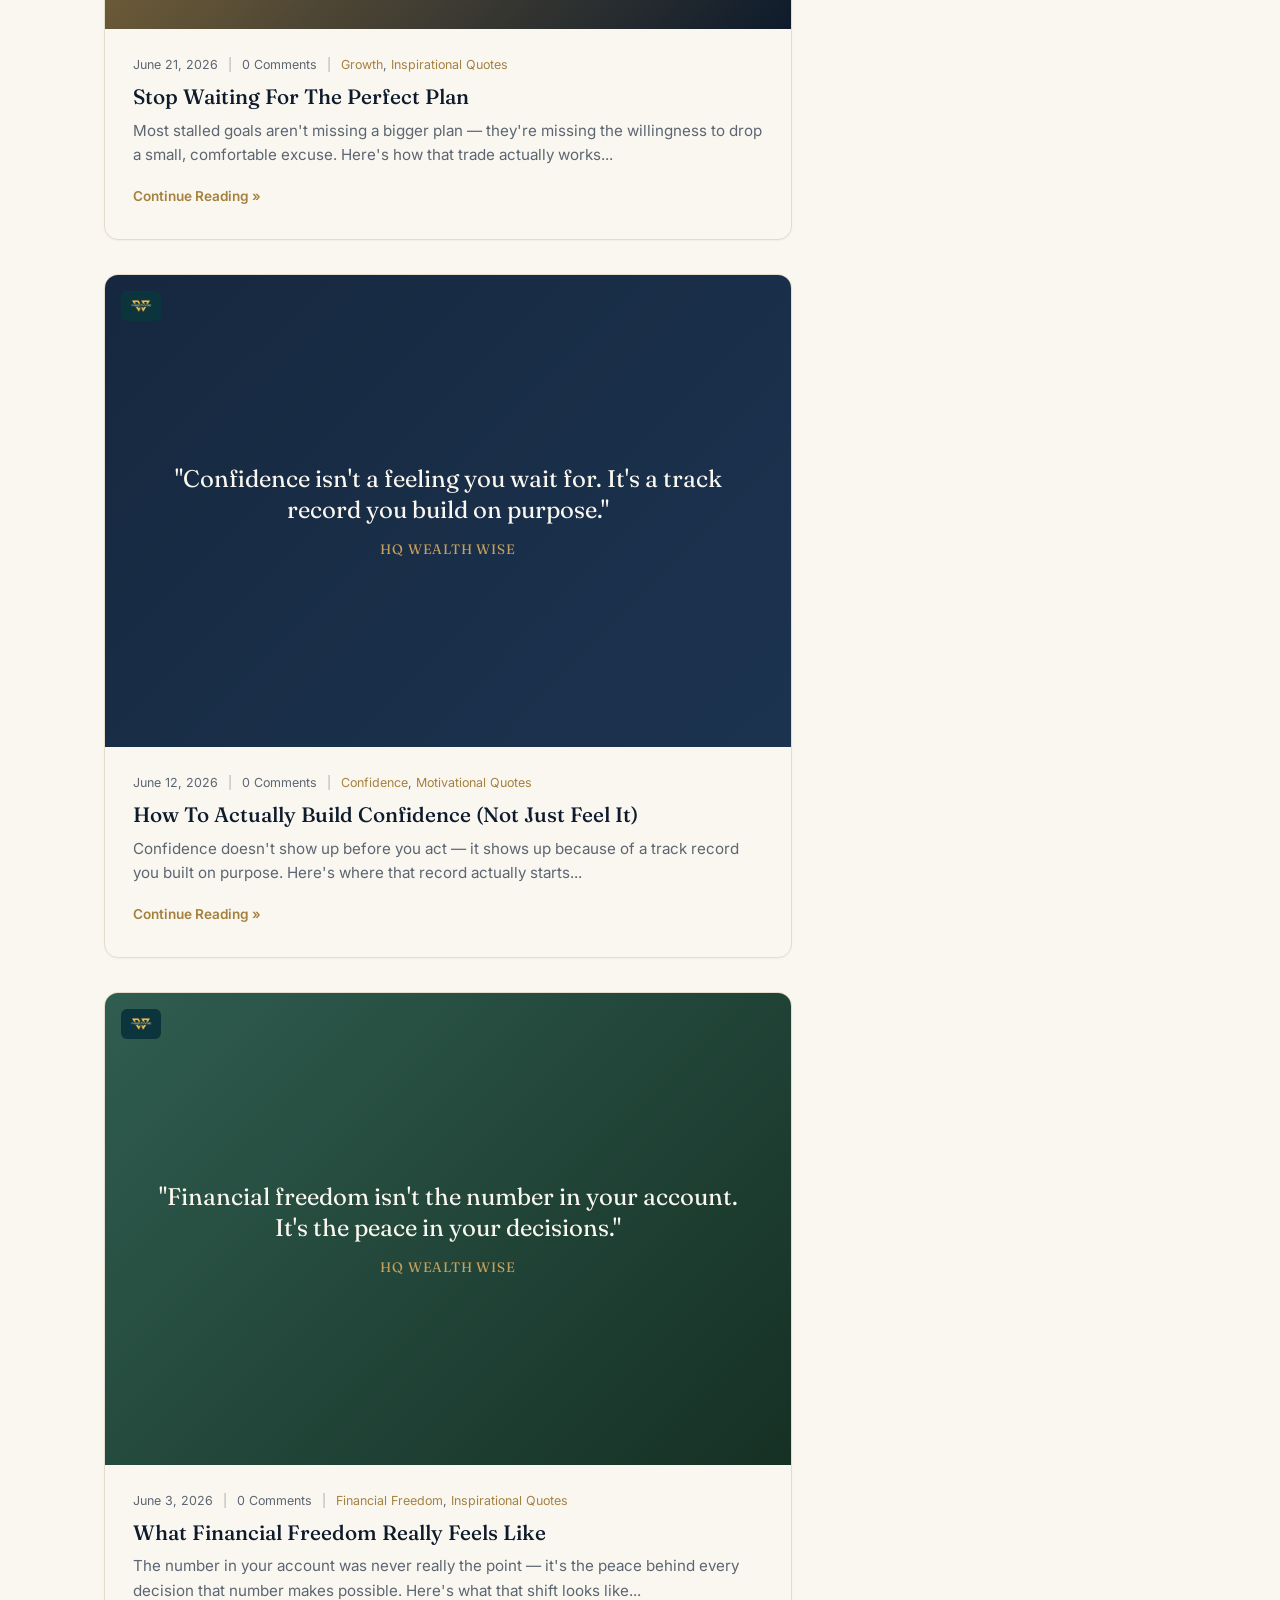
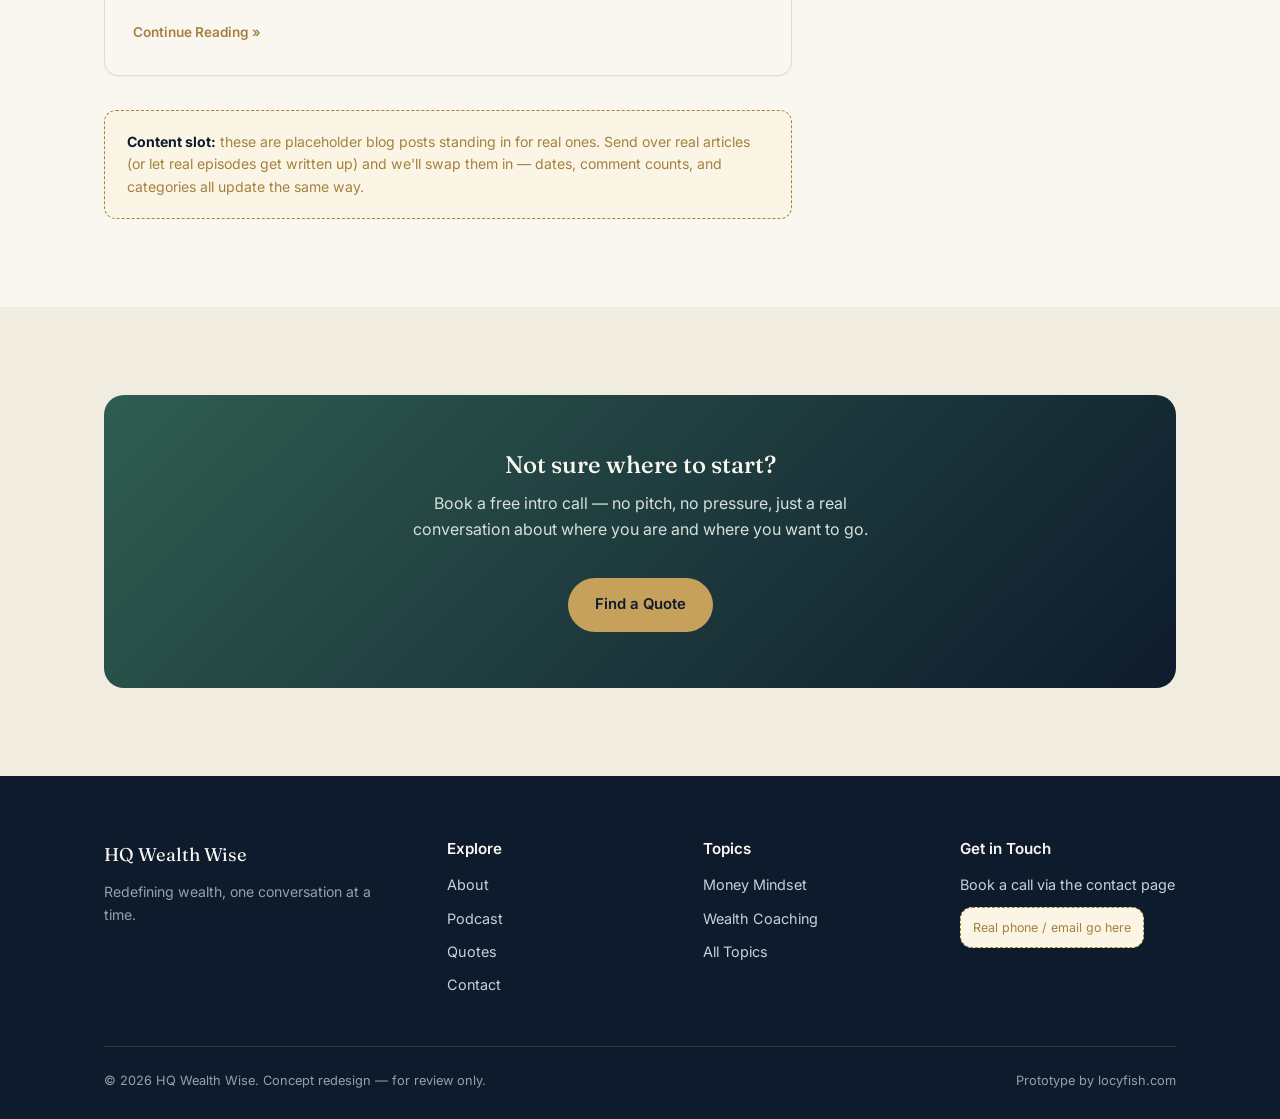
<file: topics.html>
<!doctype html>
<html lang="en">
<head>
<meta charset="UTF-8" />
<meta name="viewport" content="width=device-width, initial-scale=1" />
<title>Blog — Concept Mockup for HQ Wealth Wise (Unofficial, by locyfish.com)</title>
<meta name="description" content="An unofficial design concept mockup exploring a possible redesign of hqwealthwise.com. Not affiliated with or operated by HQ Wealth Wise." />
<link rel="stylesheet" href="style.css" />
</head>
<body>

<div class="demo-ribbon"><strong>Unofficial concept mockup</strong> exploring a possible redesign of hqwealthwise.com — not affiliated with or operated by HQ Wealth Wise, and not the live site.</div>

<header class="site">
  <nav class="nav">
    <a href="index.html" class="brand"><img src="logo.jpg" alt="HQ Wealth Wise" class="brand-logo"></a>
    <ul class="nav-links">
      <li><a href="index.html">Home</a></li>
      <li><a href="about.html">About</a></li>
      <li><a href="podcast.html">Podcast</a></li>
      <li><a href="topics.html" class="active">Blog</a></li>
      <li><a href="quotes.html">Quotes</a></li>
      <li><a href="contact.html">Contact</a></li>
    </ul>
    <a href="contact.html" class="nav-cta">Find a Quote</a>
  </nav>
</header>

<section class="hero" style="padding: 76px 24px 84px;">
  <div class="hero-inner" style="grid-template-columns: 1fr;">
    <div>
      <span class="eyebrow">The Blog</span>
      <h1>Quotes, lessons, and honest takes on wealth.</h1>
      <p class="lead">Short reads built around a single idea — pick a category or just start scrolling.</p>
    </div>
  </div>
</section>

<section>
  <div class="wrap">
    <div class="blog-layout">
      <div>

        <article class="blog-post" id="money-mindset">
          <div class="blog-post-media">
            <img class="bg-photo" src="hqwealthwise.com1.png" alt="">
            <img class="watermark" src="logo.jpg" alt="">
          </div>
          <div class="blog-post-body">
            <div class="blog-meta">July 15, 2026 <span class="sep">|</span> 0 Comments <span class="sep">|</span> <a href="#money-mindset">Money Mindset</a>, <a href="#discipline">Motivational Quotes</a></div>
            <h3><a href="quotes.html#money-mindset">Procrastination Trap: And How to Break Free, Starting Today</a></h3>
            <p>Never put off till tomorrow what you can do the day after tomorrow — Mark Twain's joke lands because it's how most of us actually treat money decisions. Here's what that habit is really costing you...</p>
            <a href="quotes.html#money-mindset" class="continue-reading">Continue Reading »</a>
          </div>
        </article>

        <article class="blog-post" id="wealth-coaching">
          <div class="blog-post-media" style="background: linear-gradient(135deg, var(--navy) 0%, var(--emerald) 100%);">
            <img class="watermark" src="logo.jpg" alt="">
            <blockquote>"Nobody drifts into a better relationship with money. You build it, one honest conversation at a time."<cite>HQ Wealth Wise</cite></blockquote>
          </div>
          <div class="blog-post-body">
            <div class="blog-meta">July 8, 2026 <span class="sep">|</span> 0 Comments <span class="sep">|</span> <a href="#wealth-coaching">Wealth Coaching</a>, <a href="#discipline">Inspirational Quotes</a></div>
            <h3><a href="quotes.html#wealth-coaching">Why Nobody Drifts Into Financial Confidence</a></h3>
            <p>Good money habits aren't an accident — they're built one honest conversation at a time. Here's what that actually looks like in coaching sessions...</p>
            <a href="quotes.html#wealth-coaching" class="continue-reading">Continue Reading »</a>
          </div>
        </article>

        <article class="blog-post" id="discipline">
          <div class="blog-post-media" style="background: linear-gradient(135deg, #3a2f14 0%, var(--navy) 100%);">
            <img class="watermark" src="logo.jpg" alt="">
            <blockquote>"Discipline is just a decision you already made, showing up again today."<cite>HQ Wealth Wise</cite></blockquote>
          </div>
          <div class="blog-post-body">
            <div class="blog-meta">June 30, 2026 <span class="sep">|</span> 0 Comments <span class="sep">|</span> <a href="#discipline">Discipline</a>, <a href="#discipline">Motivational Quotes</a></div>
            <h3><a href="quotes.html#discipline">The Daily Decision Behind Real Discipline</a></h3>
            <p>Discipline isn't a personality trait some people have and others don't — it's a decision you made once, that just needs to show up again today...</p>
            <a href="quotes.html#discipline" class="continue-reading">Continue Reading »</a>
          </div>
        </article>

        <article class="blog-post" id="growth">
          <div class="blog-post-media" style="background: linear-gradient(135deg, var(--gold-dark) 0%, var(--navy) 100%);">
            <img class="watermark" src="logo.jpg" alt="">
            <blockquote>"You don't need a bigger plan. You need a smaller excuse."<cite>HQ Wealth Wise</cite></blockquote>
          </div>
          <div class="blog-post-body">
            <div class="blog-meta">June 21, 2026 <span class="sep">|</span> 0 Comments <span class="sep">|</span> <a href="#growth">Growth</a>, <a href="#discipline">Inspirational Quotes</a></div>
            <h3><a href="quotes.html#growth">Stop Waiting For The Perfect Plan</a></h3>
            <p>Most stalled goals aren't missing a bigger plan — they're missing the willingness to drop a small, comfortable excuse. Here's how that trade actually works...</p>
            <a href="quotes.html#growth" class="continue-reading">Continue Reading »</a>
          </div>
        </article>

        <article class="blog-post" id="confidence">
          <div class="blog-post-media" style="background: linear-gradient(135deg, var(--navy-2) 0%, #1c3350 100%);">
            <img class="watermark" src="logo.jpg" alt="">
            <blockquote>"Confidence isn't a feeling you wait for. It's a track record you build on purpose."<cite>HQ Wealth Wise</cite></blockquote>
          </div>
          <div class="blog-post-body">
            <div class="blog-meta">June 12, 2026 <span class="sep">|</span> 0 Comments <span class="sep">|</span> <a href="#confidence">Confidence</a>, <a href="#discipline">Motivational Quotes</a></div>
            <h3><a href="quotes.html#confidence">How To Actually Build Confidence (Not Just Feel It)</a></h3>
            <p>Confidence doesn't show up before you act — it shows up because of a track record you built on purpose. Here's where that record actually starts...</p>
            <a href="quotes.html#confidence" class="continue-reading">Continue Reading »</a>
          </div>
        </article>

        <article class="blog-post" id="financial-freedom">
          <div class="blog-post-media" style="background: linear-gradient(135deg, var(--emerald) 0%, #163024 100%);">
            <img class="watermark" src="logo.jpg" alt="">
            <blockquote>"Financial freedom isn't the number in your account. It's the peace in your decisions."<cite>HQ Wealth Wise</cite></blockquote>
          </div>
          <div class="blog-post-body">
            <div class="blog-meta">June 3, 2026 <span class="sep">|</span> 0 Comments <span class="sep">|</span> <a href="#financial-freedom">Financial Freedom</a>, <a href="#discipline">Inspirational Quotes</a></div>
            <h3><a href="quotes.html#financial-freedom">What Financial Freedom Really Feels Like</a></h3>
            <p>The number in your account was never really the point — it's the peace behind every decision that number makes possible. Here's what that shift looks like...</p>
            <a href="quotes.html#financial-freedom" class="continue-reading">Continue Reading »</a>
          </div>
        </article>

        <div class="placeholder-slot">
          <b>Content slot:</b> these are placeholder blog posts standing in for real ones. Send over real articles (or let real episodes get written up) and we'll swap them in — dates, comment counts, and categories all update the same way.
        </div>
      </div>

      <aside>
        <div class="sidebar-widget">
          <h4>Categories</h4>
          <ul class="category-list">
            <li><a href="#money-mindset">Money Mindset</a></li>
            <li><a href="#wealth-coaching">Wealth Coaching</a></li>
            <li><a href="#discipline">Discipline</a></li>
            <li><a href="#growth">Growth</a></li>
            <li><a href="#confidence">Confidence</a></li>
            <li><a href="#financial-freedom">Financial Freedom</a></li>
          </ul>
        </div>

        <div class="sidebar-widget">
          <h4>Recent Posts</h4>
          <div class="recent-post">
            <div class="thumb"><img src="hqwealthwise.com1.png" alt=""></div>
            <div><a href="quotes.html#money-mindset">Procrastination Trap: And How to Break Free</a><span>July 15, 2026</span></div>
          </div>
          <div class="recent-post">
            <div class="thumb" style="background: linear-gradient(135deg, var(--navy) 0%, var(--emerald) 100%);"><span class="thumb-icon">"</span></div>
            <div><a href="quotes.html#wealth-coaching">Why Nobody Drifts Into Financial Confidence</a><span>July 8, 2026</span></div>
          </div>
          <div class="recent-post">
            <div class="thumb" style="background: linear-gradient(135deg, #3a2f14 0%, var(--navy) 100%);"><span class="thumb-icon">"</span></div>
            <div><a href="quotes.html#discipline">The Daily Decision Behind Real Discipline</a><span>June 30, 2026</span></div>
          </div>
        </div>

        <div class="sidebar-widget">
          <h4>Get in Touch</h4>
          <ul class="social-list">
            <li><span class="platform"><span class="social-icon">f</span> Facebook</span> <span class="count">Follow</span></li>
            <li><span class="platform"><span class="social-icon">▶</span> YouTube</span> <span class="count">Subscribe</span></li>
            <li><span class="platform"><span class="social-icon">in</span> LinkedIn</span> <span class="count">Follow</span></li>
          </ul>
        </div>
      </aside>
    </div>
  </div>
</section>

<section class="alt">
  <div class="wrap">
    <div class="cta-banner">
      <h2>Not sure where to start?</h2>
      <p>Book a free intro call — no pitch, no pressure, just a real conversation about where you are and where you want to go.</p>
      <a href="contact.html" class="btn btn-gold" style="margin-top:20px;">Find a Quote</a>
    </div>
  </div>
</section>

<footer class="site">
  <div class="wrap">
    <div class="footer-grid">
      <div>
        <div class="footer-brand">HQ Wealth Wise</div>
        <p style="color:#93a0ae; font-size:.88rem; max-width:32ch;">Redefining wealth, one conversation at a time.</p>
      </div>
      <div>
        <h4>Explore</h4>
        <ul>
          <li><a href="about.html">About</a></li>
          <li><a href="podcast.html">Podcast</a></li>
          <li><a href="quotes.html">Quotes</a></li>
          <li><a href="contact.html">Contact</a></li>
        </ul>
      </div>
      <div>
        <h4>Topics</h4>
        <ul>
          <li><a href="topics.html#money-mindset">Money Mindset</a></li>
          <li><a href="topics.html#wealth-coaching">Wealth Coaching</a></li>
          <li><a href="topics.html">All Topics</a></li>
        </ul>
      </div>
      <div>
        <h4>Get in Touch</h4>
        <ul>
          <li>Book a call via the <a href="contact.html">contact page</a></li>
          <li class="placeholder-slot" style="display:inline-block; padding:10px 12px; font-size:.78rem;">Real phone / email go here</li>
        </ul>
      </div>
    </div>
    <div class="footer-bottom">
      <span>© 2026 HQ Wealth Wise. Concept redesign — for review only.</span>
      <span>Prototype by locyfish.com</span>
    </div>
  </div>
</footer>

</body>
</html>
</file>
<file: style.css>
/* HQ Wealth Wise — redesign concept */

@import url('https://fonts.googleapis.com/css2?family=Fraunces:opsz,wght@9..144,400;9..144,500;9..144,600&family=Inter:wght@400;500;600;700&display=swap');

:root {
  --navy: #0e1b2c;
  --navy-2: #16283f;
  --cream: #faf7f0;
  --cream-2: #f1ece0;
  --gold: #c6a15b;
  --gold-dark: #a5813f;
  --emerald: #2f5d50;
  --ink: #1b2430;
  --muted: #5c6672;
  --border: #e4ddcc;
  --radius: 14px;
  --max: 1120px;
}

* { box-sizing: border-box; }
html { scroll-behavior: smooth; }

body {
  margin: 0;
  font-family: 'Inter', -apple-system, BlinkMacSystemFont, sans-serif;
  color: var(--ink);
  background: var(--cream);
  line-height: 1.6;
  -webkit-font-smoothing: antialiased;
}

h1, h2, h3, h4 {
  font-family: 'Fraunces', Georgia, serif;
  font-weight: 500;
  line-height: 1.15;
  margin: 0 0 .5em;
  color: var(--navy);
}

p { margin: 0 0 1em; color: var(--muted); }
a { color: inherit; text-decoration: none; }
img { max-width: 100%; display: block; }

.wrap {
  max-width: var(--max);
  margin: 0 auto;
  padding: 0 24px;
}

/* Demo ribbon */
.demo-ribbon {
  background: var(--navy);
  color: var(--cream-2);
  text-align: center;
  font-size: .78rem;
  letter-spacing: .03em;
  padding: 8px 16px;
}
.demo-ribbon strong { color: var(--gold); }

/* Header */
header.site {
  background: var(--cream);
  border-bottom: 1px solid var(--border);
  position: sticky;
  top: 0;
  z-index: 20;
}
.nav {
  display: flex;
  align-items: center;
  justify-content: space-between;
  padding: 0 24px;
  max-width: var(--max);
  margin: 0 auto;
}
.brand {
  display: flex;
  align-items: center;
  gap: 10px;
  font-family: 'Fraunces', serif;
  font-size: 1.25rem;
  color: var(--navy);
}
.brand-logo {
  height: 96px;
  width: auto;
  display: block;
}
.nav-links {
  display: flex;
  gap: 32px;
  list-style: none;
  margin: 0; padding: 0;
  font-size: .93rem;
  font-weight: 500;
}
.nav-links a { color: var(--navy); opacity: .8; }
.nav-links a:hover, .nav-links a.active { opacity: 1; color: var(--gold-dark); }
.nav-cta {
  background: var(--navy);
  color: var(--cream) !important;
  padding: 10px 20px;
  border-radius: 999px;
  font-size: .85rem;
  font-weight: 600;
}
.nav-cta:hover { background: var(--emerald); }
.nav-toggle { display: none; }

/* Hero */
.hero {
  background: radial-gradient(circle at 80% 0%, #1c3350 0%, var(--navy) 55%);
  color: var(--cream);
  padding: 100px 0 110px;
  position: relative;
  overflow: hidden;
}
.hero::after {
  content: "";
  position: absolute; inset: 0;
  background: url('data:image/svg+xml;utf8,<svg xmlns="http://www.w3.org/2000/svg" width="200" height="200"><circle cx="100" cy="100" r="1" fill="%23c6a15b" opacity="0.35"/></svg>');
  background-size: 40px 40px;
  opacity: .5;
  pointer-events: none;
}
.hero-inner {
  max-width: var(--max);
  margin: 0 auto;
  padding: 0 24px;
  position: relative;
  display: grid;
  grid-template-columns: 1fr;
  justify-items: start;
  text-align: left;
  gap: 40px;
  align-items: center;
  container-type: inline-size;
}
.eyebrow {
  display: inline-block;
  color: var(--gold);
  font-size: .78rem;
  letter-spacing: .12em;
  text-transform: uppercase;
  font-weight: 600;
  margin-bottom: 18px;
}
.hero h1 {
  color: var(--cream);
  font-size: clamp(1.9rem, 4cqw, 3rem);
  margin-bottom: 32px;
}
.hero h1 em { color: var(--gold); font-style: normal; }
.hero p.lead {
  color: #cfd7e2;
  font-size: 1.1rem;
  max-width: 46ch;
}
.hero-actions { display: flex; gap: 14px; margin-top: 30px; flex-wrap: wrap; justify-content: center; }

.btn {
  display: inline-flex;
  align-items: center;
  gap: 8px;
  padding: 14px 26px;
  border-radius: 999px;
  font-weight: 600;
  font-size: .93rem;
  border: 1px solid transparent;
  cursor: pointer;
}
.btn-gold { background: var(--gold); color: var(--navy); }
.btn-gold:hover { background: #d6b46f; }
.btn-outline { border-color: rgba(250,247,240,.35); color: var(--cream); }
.btn-outline:hover { border-color: var(--cream); }
.btn-navy { background: var(--navy); color: var(--cream); }
.btn-navy:hover { background: var(--emerald); }

.hero-card {
  background: rgba(250,247,240,.06);
  border: 1px solid rgba(250,247,240,.15);
  border-radius: var(--radius);
  padding: 26px;
  backdrop-filter: blur(6px);
  width: 100%;
  max-width: 420px;
}
.hero-card .stat { display: flex; justify-content: space-between; padding: 12px 0; border-bottom: 1px solid rgba(250,247,240,.12); }
.hero-card .stat:last-child { border-bottom: none; }
.hero-card .stat b { color: var(--gold); font-family: 'Fraunces', serif; font-size: 1.3rem; display: block; }
.hero-card .stat span { color: #cfd7e2; font-size: .82rem; }

/* Sections */
section { padding: 88px 0; }
.section-head { max-width: 640px; margin: 0 auto 48px; text-align: center; }
.section-head .eyebrow { color: var(--gold-dark); }
.section-head h2 { font-size: clamp(1.7rem, 3vw, 2.3rem); }
.section-head p { font-size: 1.02rem; }

.alt { background: var(--cream-2); }
.navy-section { background: var(--navy); color: var(--cream); }
.navy-section h2, .navy-section h3 { color: var(--cream); }
.navy-section p { color: #c7d0dc; }

.grid-3 { display: grid; grid-template-columns: repeat(3, 1fr); gap: 26px; }
.grid-2 { display: grid; grid-template-columns: repeat(2, 1fr); gap: 40px; align-items: center; }

.card {
  background: var(--cream);
  border: 1px solid var(--border);
  border-radius: var(--radius);
  padding: 32px 28px;
  box-shadow: 0 1px 2px rgba(14,27,44,.04);
  transition: box-shadow .2s ease, transform .2s ease;
}
.card:hover {
  box-shadow: 0 14px 32px rgba(14,27,44,.09);
  transform: translateY(-3px);
}
.card .icon {
  width: 46px; height: 46px;
  border-radius: 12px;
  background: var(--navy);
  color: var(--gold);
  display: flex; align-items: center; justify-content: center;
  font-family: 'Fraunces', serif;
  font-size: 1.2rem;
  margin-bottom: 18px;
}
.card h3 { font-size: 1.15rem; }
.card p { margin-bottom: 0; font-size: .95rem; }

/* Topic tiles (setquotes-style category browsing) */
.topic-card { text-align: center; }
.topic-card .icon { margin: 0 auto 18px; }
.topic-card h3 {
  font-size: 1.3rem;
  margin-bottom: 8px;
}
.topic-card p { font-size: .9rem; margin-bottom: 18px; }
.topic-card .btn { font-size: .82rem; padding: 10px 20px; }

/* Blog feed */
.blog-layout {
  display: grid;
  grid-template-columns: 2fr 1fr;
  gap: 40px;
  align-items: start;
}
.blog-post {
  background: var(--cream);
  border: 1px solid var(--border);
  border-radius: var(--radius);
  overflow: hidden;
  box-shadow: 0 1px 2px rgba(14,27,44,.04);
  margin-bottom: 34px;
}
.blog-post-media {
  position: relative;
  aspect-ratio: 16 / 11;
  display: flex;
  align-items: center;
  justify-content: center;
  padding: 40px;
  text-align: center;
}
.blog-post-media img.bg-photo {
  position: absolute; inset: 0;
  width: 100%; height: 100%;
  object-fit: cover;
}
.blog-post-media .watermark {
  position: absolute;
  top: 16px; left: 16px;
  height: 30px;
  width: auto;
  border-radius: 6px;
  z-index: 2;
}
.blog-post-media blockquote {
  position: relative;
  z-index: 1;
  margin: 0;
  color: var(--cream);
  font-family: 'Fraunces', serif;
  font-size: 1.5rem;
  line-height: 1.3;
}
.blog-post-media blockquote cite {
  display: block;
  font-style: normal;
  font-size: .85rem;
  letter-spacing: .06em;
  text-transform: uppercase;
  color: var(--gold);
  margin-top: 16px;
}
.blog-post-body { padding: 26px 28px 30px; }
.blog-meta {
  font-size: .78rem;
  color: var(--muted);
  margin-bottom: 10px;
}
.blog-meta a { color: var(--gold-dark); }
.blog-meta .sep { margin: 0 6px; opacity: .5; }
.blog-post-body h3 { font-size: 1.3rem; margin-bottom: 10px; }
.blog-post-body h3 a { color: var(--navy); }
.blog-post-body p { font-size: .95rem; }
.continue-reading {
  display: inline-block;
  font-size: .85rem;
  font-weight: 600;
  color: var(--gold-dark);
  margin-top: 4px;
}

.sidebar-widget {
  background: var(--cream);
  border: 1px solid var(--border);
  border-radius: var(--radius);
  padding: 22px 24px;
  margin-bottom: 24px;
}
.sidebar-widget h4 {
  font-size: .95rem;
  text-transform: uppercase;
  letter-spacing: .06em;
  margin-bottom: 16px;
  padding-bottom: 12px;
  border-bottom: 2px solid var(--gold);
}
.category-list { list-style: none; margin: 0; padding: 0; }
.category-list li { border-bottom: 1px solid var(--border); }
.category-list li:last-child { border-bottom: none; }
.category-list a {
  display: block;
  padding: 10px 0;
  font-size: .9rem;
  color: var(--ink);
}
.category-list a:hover { color: var(--gold-dark); }
.recent-post { display: flex; gap: 12px; margin-bottom: 16px; }
.recent-post:last-child { margin-bottom: 0; }
.recent-post .thumb {
  width: 52px; height: 52px;
  border-radius: 8px;
  flex-shrink: 0;
  display: flex; align-items: center; justify-content: center;
  overflow: hidden;
}
.recent-post .thumb img { width: 100%; height: 100%; object-fit: cover; }
.recent-post .thumb-icon { color: var(--gold); font-family: 'Fraunces', serif; }
.recent-post a { font-size: .85rem; font-weight: 600; color: var(--navy); line-height: 1.3; display: block; }
.recent-post span { font-size: .74rem; color: var(--muted); }
.social-list { list-style: none; margin: 0; padding: 0; }
.social-list li {
  display: flex;
  align-items: center;
  justify-content: space-between;
  padding: 10px 0;
  border-bottom: 1px solid var(--border);
  font-size: .88rem;
}
.social-list li:last-child { border-bottom: none; }
.social-list .platform { display: flex; align-items: center; gap: 10px; color: var(--navy); font-weight: 600; }
.social-list .social-icon {
  width: 30px; height: 30px;
  border-radius: 50%;
  background: var(--navy);
  color: var(--gold);
  display: flex; align-items: center; justify-content: center;
  font-size: .8rem;
  font-weight: 700;
}
.social-list .count { color: var(--muted); font-size: .8rem; }

@media (max-width: 860px) {
  .blog-layout { grid-template-columns: 1fr; }
}

/* Responsive video embed (16:9) */
.video-embed {
  position: relative;
  width: 100%;
  padding-top: 56.25%;
  border-radius: var(--radius);
  overflow: hidden;
  background: var(--navy);
}
.video-embed iframe {
  position: absolute;
  inset: 0;
  width: 100%;
  height: 100%;
  border: 0;
}
.video-embed.is-placeholder {
  display: flex;
  align-items: center;
  justify-content: center;
  color: var(--gold);
}
.video-embed.is-placeholder .icon {
  width: 72px; height: 72px;
  border-radius: 50%;
  background: rgba(250,247,240,.1);
  border: 1px solid rgba(250,247,240,.25);
  display: flex; align-items: center; justify-content: center;
  font-family: 'Fraunces', serif;
  font-size: 1.8rem;
  color: var(--gold);
}

.quote-block {
  border-left: 3px solid var(--gold);
  padding-left: 22px;
  font-family: 'Fraunces', serif;
  font-size: 1.3rem;
  color: var(--navy);
  margin: 0;
}

/* Podcast highlight */
.podcast-panel {
  background: var(--navy);
  color: var(--cream);
  border-radius: 20px;
  padding: 44px;
  display: grid;
  grid-template-columns: auto 1fr auto;
  align-items: center;
  gap: 28px;
}
.podcast-art {
  width: 96px; height: 96px;
  border-radius: 20px;
  background: linear-gradient(135deg, var(--gold), var(--emerald));
  display: flex; align-items: center; justify-content: center;
  font-family: 'Fraunces', serif;
  font-size: 2rem;
  color: var(--navy);
  flex-shrink: 0;
}
.podcast-panel h3 { color: var(--cream); margin-bottom: 6px; }
.podcast-panel p { color: #c7d0dc; margin-bottom: 0; }
.podcast-links { display: flex; gap: 10px; flex-wrap: wrap; }

/* CTA banner */
.cta-banner {
  background: linear-gradient(135deg, var(--emerald), var(--navy));
  color: var(--cream);
  border-radius: 20px;
  padding: 56px;
  text-align: center;
}
.cta-banner h2 { color: var(--cream); }
.cta-banner p { color: #d7e0da; max-width: 50ch; margin-left: auto; margin-right: auto; }

/* Placeholder callouts — used where the real site owner needs to supply content */
.placeholder-slot {
  border: 1.5px dashed var(--gold-dark);
  background: #fbf5e6;
  border-radius: 12px;
  padding: 20px 22px;
  font-size: .88rem;
  color: var(--gold-dark);
}
.placeholder-slot b { color: var(--navy); }

/* Quotes grid (setquotes-style) */
.quote-card { display: flex; flex-direction: column; }
.quote-card .quote-tag {
  display: inline-block;
  color: var(--gold-dark);
  font-size: .72rem;
  letter-spacing: .08em;
  text-transform: uppercase;
  font-weight: 600;
  margin-bottom: 14px;
}
.quote-card .quote-block { flex-grow: 1; font-size: 1.15rem; }
.quote-card .quote-author {
  font-size: .85rem;
  color: var(--muted);
  font-weight: 600;
  margin: 14px 0 18px;
}
.quote-card .btn { align-self: flex-start; font-size: .82rem; padding: 10px 20px; }
.quote-card .btn.copied { background: var(--emerald); color: var(--cream); border-color: var(--emerald); }

/* Team / people */
.person {
  text-align: center;
}
.person .avatar {
  width: 96px; height: 96px;
  border-radius: 50%;
  margin: 0 auto 14px;
  background: var(--cream-2);
  border: 1.5px dashed var(--gold-dark);
  display: flex; align-items: center; justify-content: center;
  color: var(--gold-dark);
  font-size: .75rem;
  text-align: center;
  padding: 6px;
}

/* Forms */
.form-card {
  background: var(--cream);
  border: 1px solid var(--border);
  border-radius: var(--radius);
  padding: 32px;
}
.form-row { margin-bottom: 18px; }
.form-row label { display: block; font-size: .85rem; font-weight: 600; color: var(--navy); margin-bottom: 6px; }
.form-row input, .form-row textarea {
  width: 100%;
  padding: 12px 14px;
  border-radius: 8px;
  border: 1px solid var(--border);
  font-family: 'Inter', sans-serif;
  font-size: .95rem;
  background: #fff;
}
.form-row input:focus, .form-row textarea:focus { outline: 2px solid var(--gold); border-color: var(--gold); }
.form-note { font-size: .8rem; color: var(--muted); margin-top: 10px; }

.info-list { list-style: none; margin: 0; padding: 0; }
.info-list li { display: flex; gap: 14px; padding: 16px 0; border-bottom: 1px solid var(--border); }
.info-list li:last-child { border-bottom: none; }
.info-list .ic {
  width: 38px; height: 38px; border-radius: 10px;
  background: var(--navy); color: var(--gold);
  display: flex; align-items: center; justify-content: center;
  flex-shrink: 0; font-size: .95rem;
}

/* Footer */
footer.site {
  background: var(--navy);
  color: #c7d0dc;
  padding: 64px 0 28px;
}
.footer-grid {
  display: grid;
  grid-template-columns: 1.4fr 1fr 1fr 1fr;
  gap: 40px;
  padding-bottom: 40px;
  border-bottom: 1px solid rgba(250,247,240,.12);
}
footer.site h4 { color: var(--cream); font-size: .95rem; font-family: 'Inter', sans-serif; font-weight: 600; margin-bottom: 16px; }
footer.site ul { list-style: none; margin: 0; padding: 0; }
footer.site li { margin-bottom: 10px; font-size: .9rem; }
footer.site a:hover { color: var(--gold); }
.footer-brand { font-family: 'Fraunces', serif; color: var(--cream); font-size: 1.15rem; margin-bottom: 12px; }
.footer-bottom {
  display: flex; justify-content: space-between; align-items: center;
  padding-top: 24px; font-size: .8rem; color: #93a0ae; flex-wrap: wrap; gap: 10px;
}

@media (max-width: 860px) {
  .hero-inner { grid-template-columns: 1fr; }
  .grid-3 { grid-template-columns: 1fr; }
  .grid-2 { grid-template-columns: 1fr; }
  .footer-grid { grid-template-columns: 1fr 1fr; }
  .nav-links { display: none; }
  .podcast-panel { grid-template-columns: 1fr; text-align: center; justify-items: center; }
}
</file>
